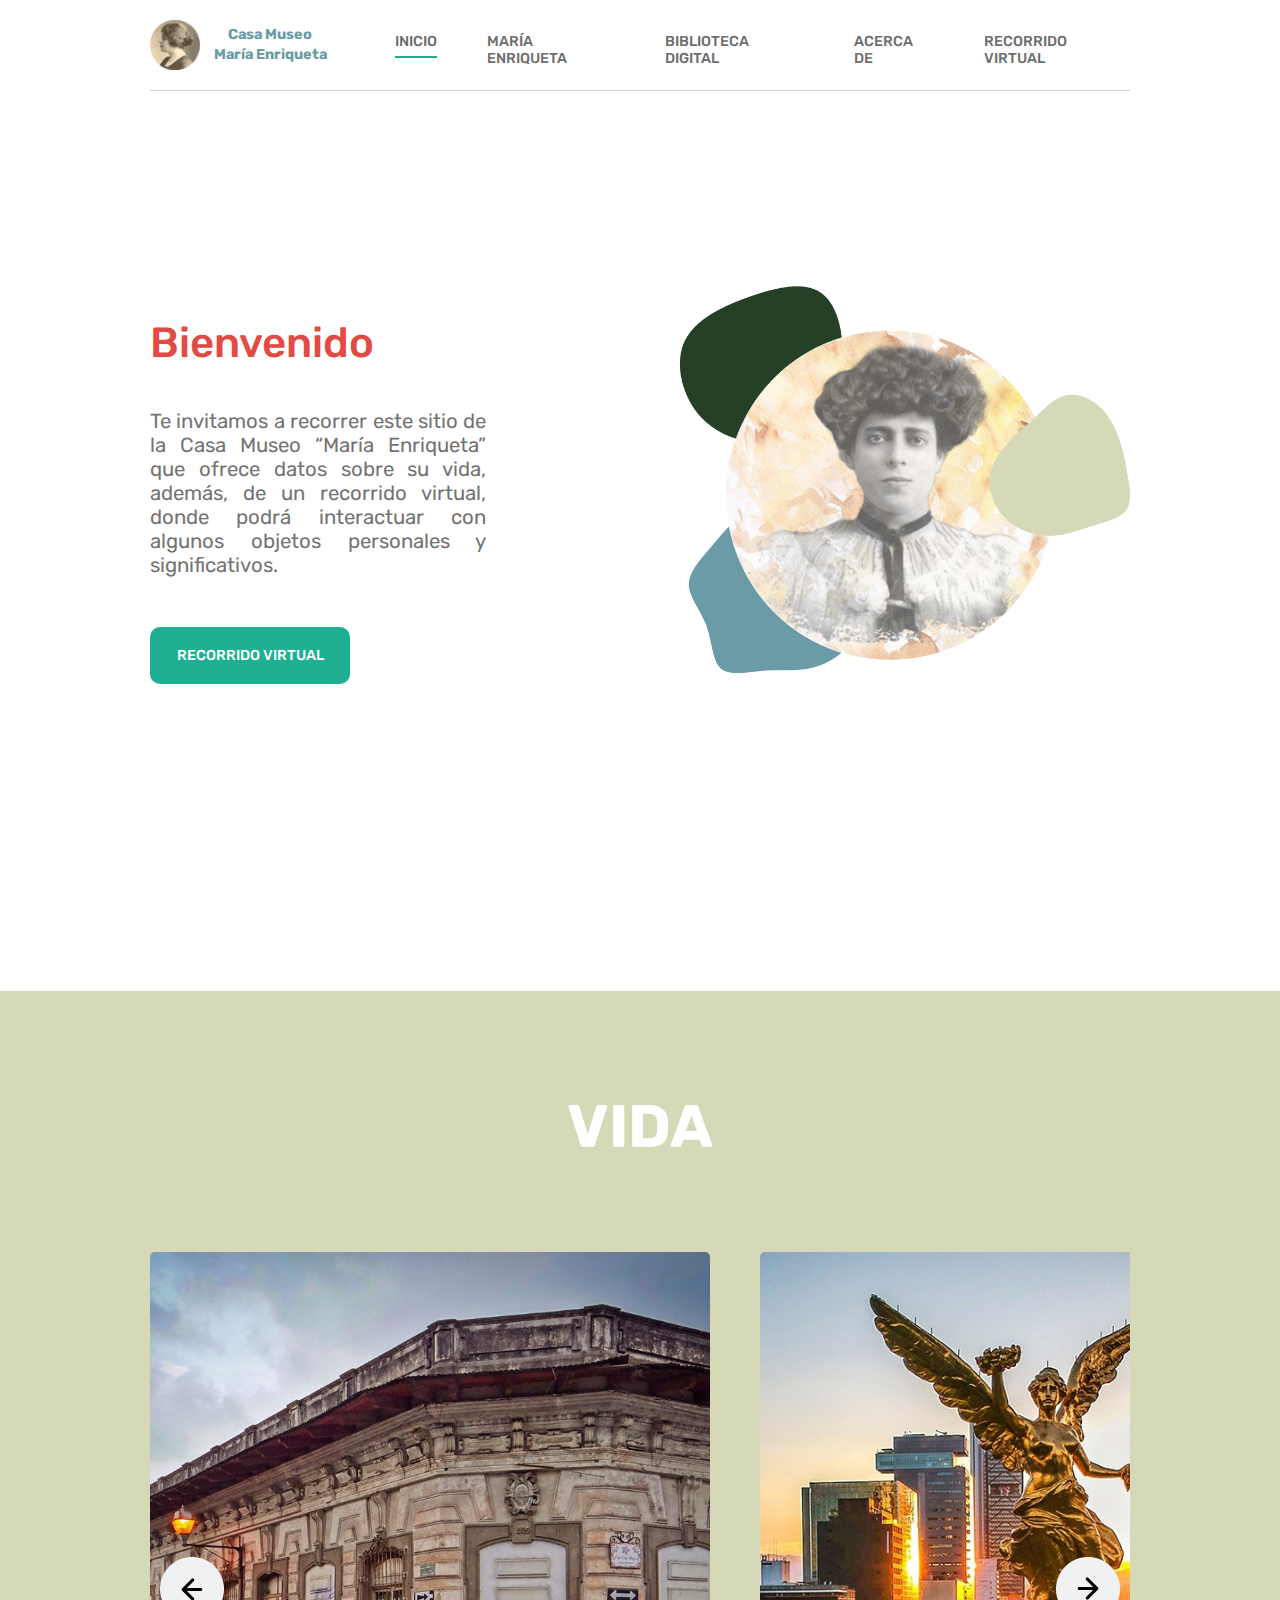
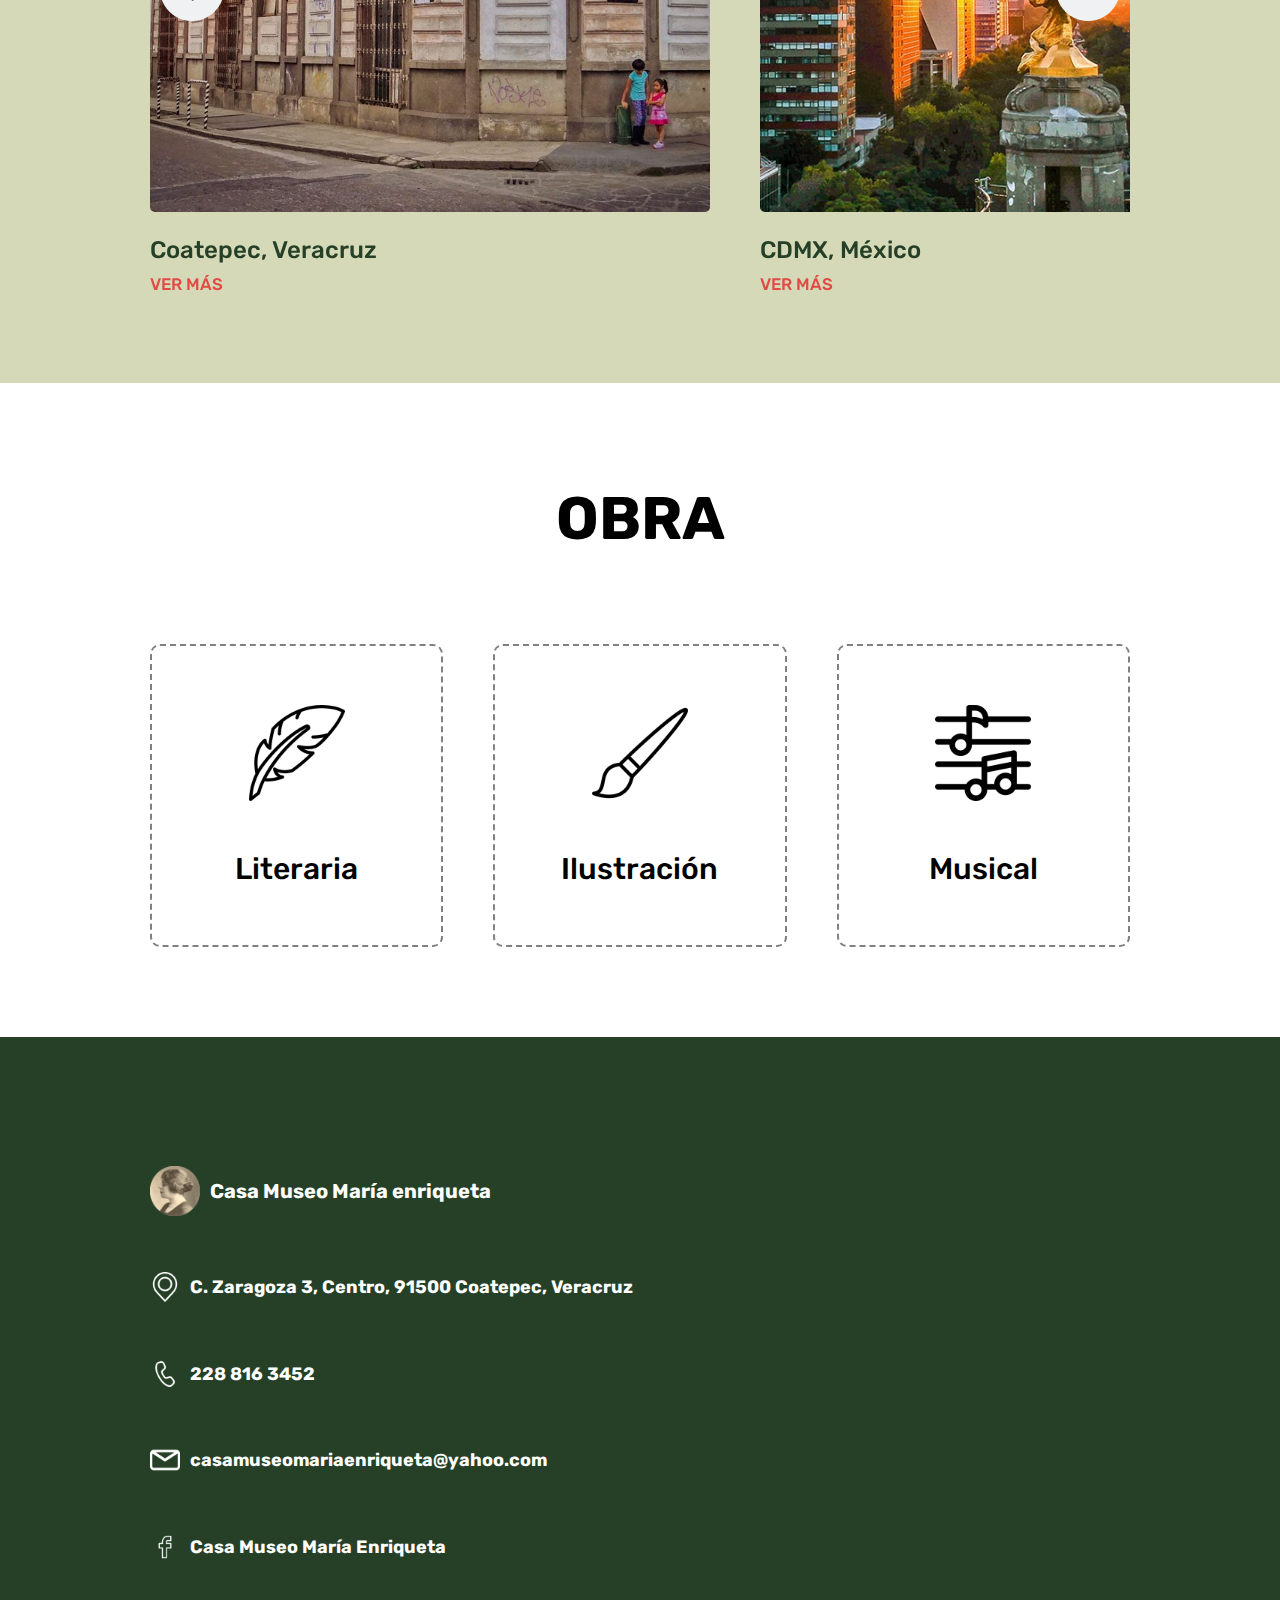
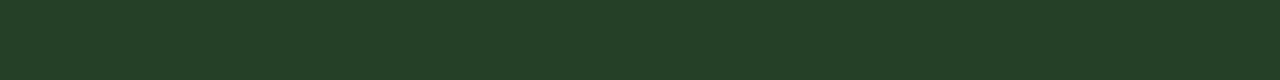
<file: index.html>
<!DOCTYPE html>
<html lang="en">
<head>
    <meta charset="UTF-8">
    <meta http-equiv="X-UA-Compatible" content="IE=edge">
    <meta name="viewport" content="width=device-width, initial-scale=1.0">
    <title>María Enriqueta</title>
    <link rel="preconnect" href="https://fonts.googleapis.com">
    <link rel="preconnect" href="https://fonts.gstatic.com" crossorigin>
    <link href="https://fonts.googleapis.com/css2?family=Rubik:wght@400;500;700&display=swap" rel="stylesheet">
    <link rel="stylesheet" href="https://use.fontawesome.com/releases/v5.8.1/css/all.css" integrity="sha384-50oBUHEmvpQ+1lW4y57PTFmhCaXp0ML5d60M1M7uH2+nqUivzIebhndOJK28anvf" crossorigin="anonymous">
    
    <link rel="stylesheet" type="text/css" href="./styles/lightslider.css">
    <script type="text/javascript" src="scripts/Jquery.js"></script>
    <script type="text/javascript" src="scripts/lightslider.js"></script>
    <link rel="stylesheet" href="styles/index.css"> 
    <link rel="stylesheet" href="./styles/menu.css">
    
</head>
<body>
    <header>
        <div class="header">
            <div id="header-logo">
                <img src="./images/logo.png" alt="">
                <p>Casa Museo María Enriqueta</p>
            </div>
            <i class="fas fa-bars" id="openMenu" onclick="openMenu()"></i>
            <div id="header-menu">
                <a href="./index.html" class="actived">INICIO</a>
                <a href="#">MARÍA ENRIQUETA</a>
                <a href="#">BIBLIOTECA DIGITAL</a>
                <a href="#">ACERCA DE</a>
                <a href="./recorrido/recorrido.html">RECORRIDO VIRTUAL</a>
            </div>
        </div>
    </header>

    <div class="menu-mobile">
        <i onclick="closeMenu()" class="fas fa-times" id="closeMenu"></i>
        <div class="menu-mobile-content">
            
            <a href="./index.html" class="actived">INICIO</a>
            <a href="#">MARÍA ENRIQUETA</a>
            <a href="#">BIBLIOTECA DIGITAL</a>
            <a href="#">ACERCA DE</a>
            <a href="./recorrido/recorrido.html">RECORRIDO VIRTUAL</a>
        </div>
    </div>

    
    <main>
        <section id="welcome">
            <div class="welcome-content section-content">
                <div id="welcome-info">
                    <h1>Bienvenido</h1>
                    <p>Te invitamos a recorrer este sitio de la Casa Museo “María Enriqueta” que ofrece datos sobre su vida, además, de un recorrido virtual, donde podrá interactuar con algunos objetos personales y significativos.</p>
                    <div class="buttons"><a href="#">RECORRIDO VIRTUAL</a></div>
                </div>
                <img id="welcome-image" src="./images/principal.png" alt="">
            </div>
        </section>

        <section id="life">
            <p class="title">VIDA</p>
            <div class="life-content section-content">
                <div id="carrousel">
                    <ul id="autoWidth" class="cs-hidden">
                        <li class="item-a">
                            <div class="item-carrousel">
                                <a href="./vida/coatepec.html"><img class="image_carrousel" src="./images/coatepec.jpg" alt=""></a>
                                <p class="text-carrousel">Coatepec, Veracruz</p>
                                <a class="info-carrousel" href="./vida/coatepec.html">VER MÁS<i class="fas fa-arrow-right fa-sm"></i></a>
                            </div>
                        </li>
                        <li class="item-b">
                            <div class="item-carrousel">
                                <a href="./vida/cdmx.html"><img class="image_carrousel" src="./images/cdmx.jpeg" alt=""></a>
                                <p class="text-carrousel">CDMX, México</p>
                                <a class="info-carrousel" href="./vida/cdmx.html">VER MÁS<i class="fas fa-arrow-right fa-sm"></i></a>
                            </div>
                        </li>
                        <li class="item-c">
                            <div class="item-carrousel">
                                <a href="./vida/habana.html"><img class="image_carrousel" src="./images/habana.jpg" alt=""></a>
                                <p class="text-carrousel">La Habana, Cuba</p>
                                <a class="info-carrousel" href="./vida/habana.html">VER MÁS<i class="fas fa-arrow-right fa-sm"></i></a>
                            </div>
                        </li>
                        <li class="item-d">
                            <div class="item-carrousel">
                                <a href="./vida/washinton.html"><img class="image_carrousel" src="./images/washington.jpg" alt=""></a>
                                <p class="text-carrousel">Washington, EUA</p>
                                <a class="info-carrousel" href="./vida/washinton.html">VER MÁS<i class="fas fa-arrow-right fa-sm"></i></a>
                            </div>
                        </li>
                        <li class="item-e">
                            <div class="item-carrousel">
                                <a href="./vida/laredo.html"><img class="image_carrousel" src="./images/nuevoLaredo.jpeg" alt=""></a>
                                <p class="text-carrousel">Nuevo Laredo, Tamaulipas</p>
                                <a class="info-carrousel" href="./vida/laredo.html">VER MÁS<i class="fas fa-arrow-right fa-sm"></i></a>
                            </div>
                        </li>
                        <li class="item-e">
                            <div class="item-carrousel">
                                <a href="./vida/europa.html"><img class="image_carrousel" src="./images/europa.jpg" alt=""></a>
                                <p class="text-carrousel">Europa</p>
                                <a class="info-carrousel" href="./vida/europa.html">VER MÁS<i class="fas fa-arrow-right fa-sm"></i></a>
                            </div>
                        </li>
                      </ul>
                </div>
            </div>
        </section>

        <section id="work">
            <p class="title" id="title-work">OBRA</p>

            <div class="work-content section-content">
                <a href="./obra/literaria.html">
                    <div id="work-literaria" class="work-item">
                        <img src="./images/feather.png" alt="">
                        <p>Literaria</p>
                    </div>
                </a>

                <a href="./obra/ilustracion.html">
                    <div id="work-ilustracion" class="work-item">
                        <img src="./images/paint-brush.png" alt="">
                        <p>Ilustración</p>
                    </div>
                </a>

                <a href="./obra/musical.html">
                    <div id="work-musical" class="work-item">
                        <img src="./images/music-notes.png" alt="">
                        <p>Musical</p>
                    </div>
                </a>

            </div>
        </section>

    </main>
    <footer>
        
        <div class="section-content footer">

            <div class="footer-info">
                <div class="logo-footer">
                    <img src="./images/logo.png" alt="">
                    <p>Casa Museo María enriqueta</p>
                </div>
                <div class="data-footer">
                    <img src="./images/location.png" alt="">
                    <p>C. Zaragoza 3, Centro, 91500 Coatepec, Veracruz</p>
                </div>
                <div class="data-footer">
                    <img src="./images/phone.png" alt="">
                    <p>228 816 3452</p>
                </div>
                <div class="data-footer">
                    <img src="./images/email.png" alt="">
                    <p>casamuseomariaenriqueta@yahoo.com</p>
                </div>
                <div class="data-footer">
                    <img src="./images/facebook.png" alt="">
                    <p>Casa Museo María Enriqueta</p>
                </div>
            </div>

            <div>
                <iframe id="map" src="https://www.google.com/maps/embed?pb=!1m18!1m12!1m3!1d3762.046812819457!2d-96.95744898509298!3d19.453548386872423!2m3!1f0!2f0!3f0!3m2!1i1024!2i768!4f13.1!3m3!1m2!1s0x85db2d1635e4b16b%3A0x55cbf49715a3c259!2sCasa%20Museo%20Mar%C3%ADa%20Enriqueta!5e0!3m2!1ses-419!2smx!4v1672522520712!5m2!1ses-419!2smx" width="100%" height="450" style="border:0;" allowfullscreen="" loading="lazy" referrerpolicy="no-referrer-when-downgrade"></iframe>
            </div>

        </div>

        

    </footer>

    <script type="text/javascript" src="./scripts/index.js"></script>
</body>
</html>
</file>
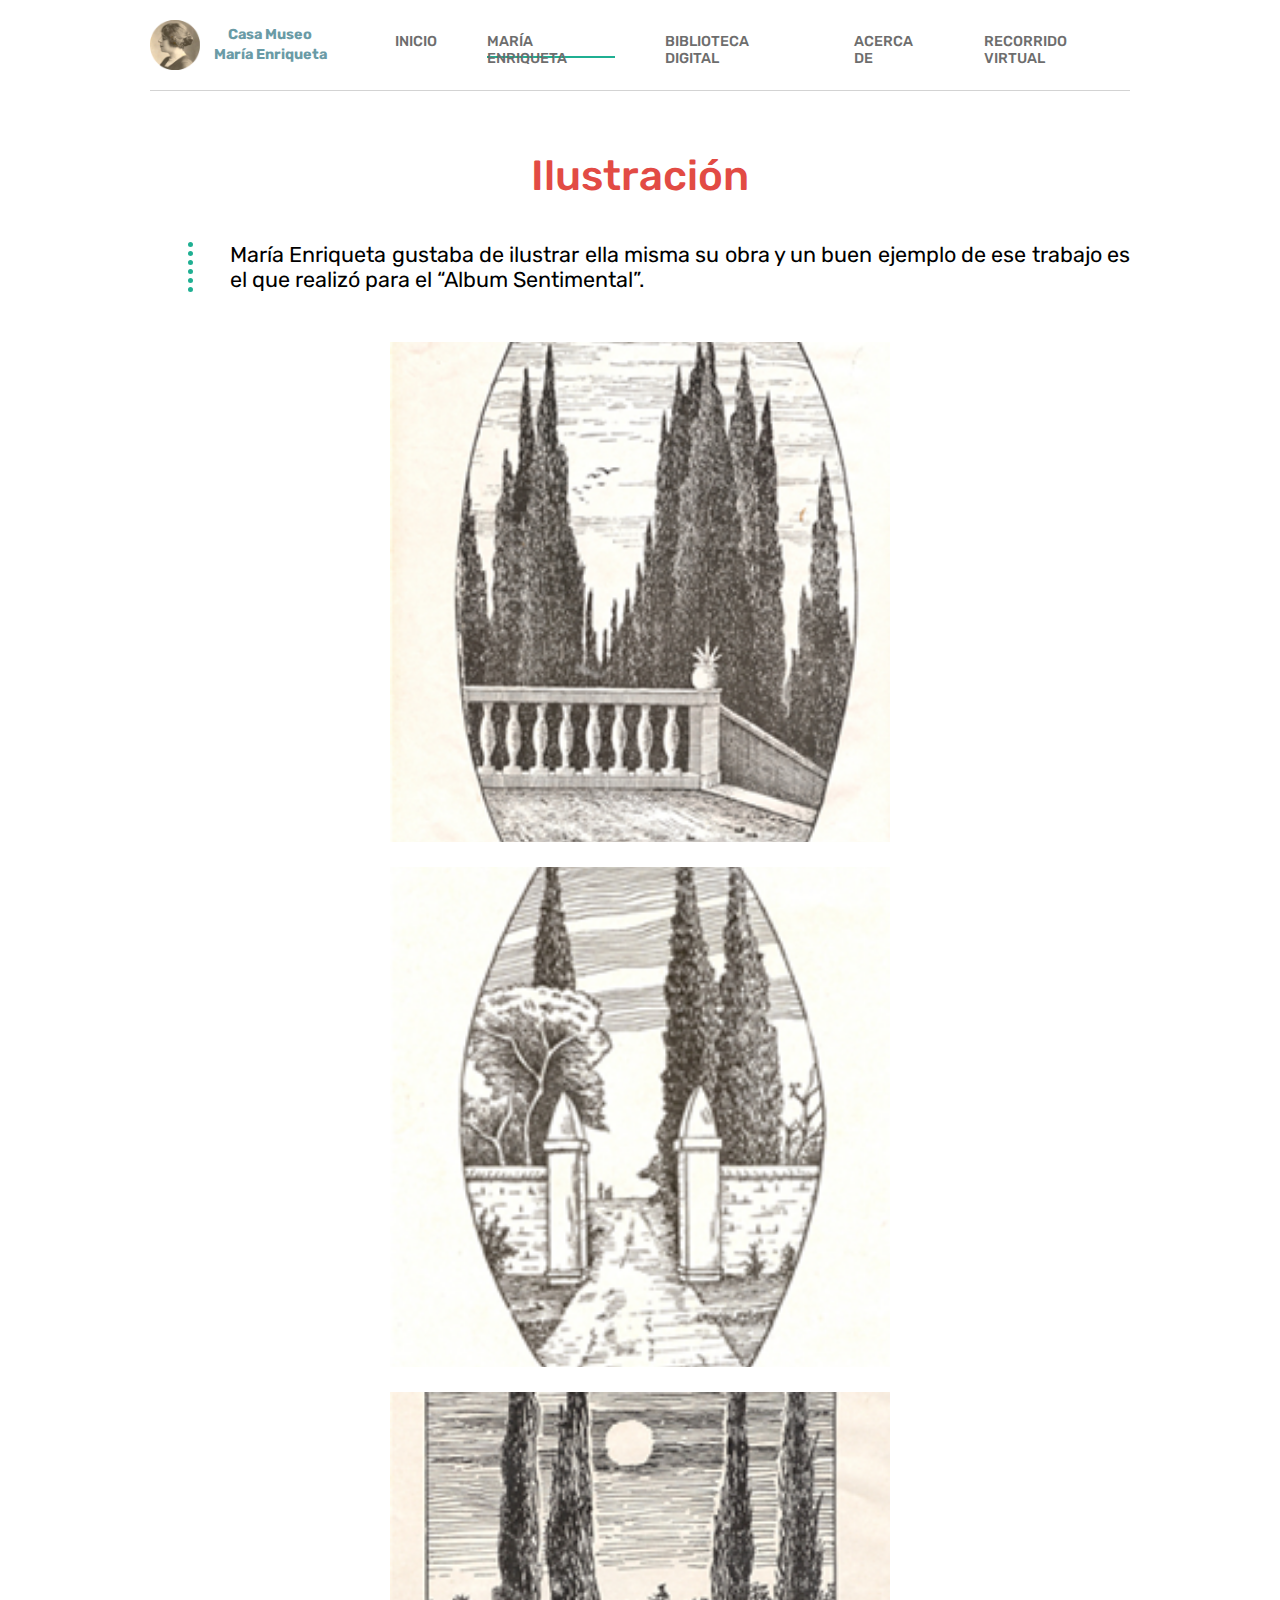
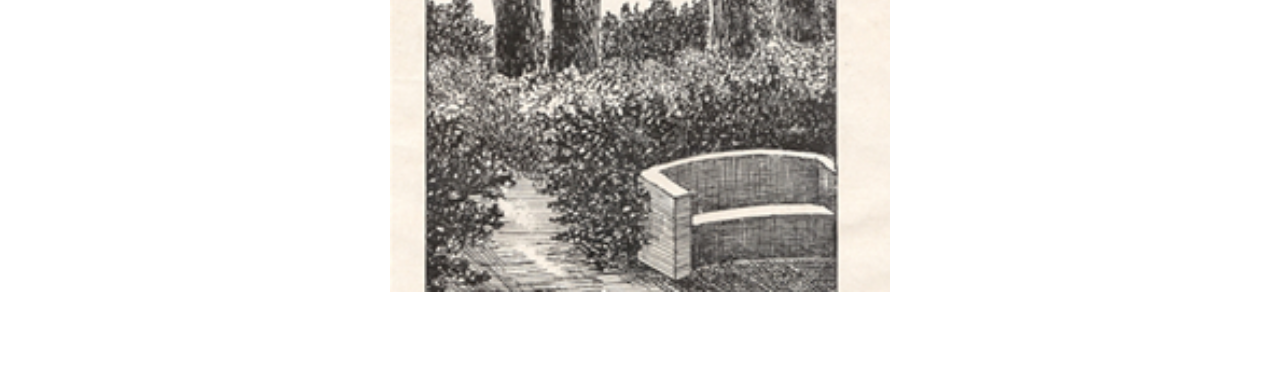
<file: obra/ilustracion.html>
<!DOCTYPE html>
<html lang="en">
<head>
    <meta charset="UTF-8">
    <meta http-equiv="X-UA-Compatible" content="IE=edge">
    <meta name="viewport" content="width=device-width, initial-scale=1.0">
    <title>Obra - Ilustración</title>
    <link rel="preconnect" href="https://fonts.googleapis.com">
    <link rel="preconnect" href="https://fonts.gstatic.com" crossorigin>
    <link href="https://fonts.googleapis.com/css2?family=Rubik:wght@400;500;700&display=swap" rel="stylesheet">
    <link rel="stylesheet" href="https://use.fontawesome.com/releases/v5.8.1/css/all.css" integrity="sha384-50oBUHEmvpQ+1lW4y57PTFmhCaXp0ML5d60M1M7uH2+nqUivzIebhndOJK28anvf" crossorigin="anonymous">
    <link rel="stylesheet" href="../styles/menu.css">
    <link rel="stylesheet" href="../styles/lugares.css">
</head>
<body>

    <header>
        <div class="header">
            <div id="header-logo">
                <img src="../images/logo.png" alt="">
                <p>Casa Museo María Enriqueta</p>
            </div>
            <i class="fas fa-bars" id="openMenu" onclick="openMenu()"></i>
            <div id="header-menu">
                <a href="../index.html">INICIO</a>
                <a href="#" class="actived">MARÍA ENRIQUETA</a>
                <a href="#">BIBLIOTECA DIGITAL</a>
                <a href="#">ACERCA DE</a>
                <a href="#">RECORRIDO VIRTUAL</a>
            </div>
        </div>
    </header>

    <div class="menu-mobile">
        <i onclick="closeMenu()" class="fas fa-times" id="closeMenu"></i>
        <div class="menu-mobile-content">
            
            <a href="../index.html">INICIO</a>
            <a href="#" class="actived">MARÍA ENRIQUETA</a>
            <a href="#">BIBLIOTECA DIGITAL</a>
            <a href="#">ACERCA DE</a>
            <a href="#">RECORRIDO VIRTUAL</a>
        </div>
    </div>
    <script type="text/javascript" src="../scripts/index.js"></script>

    <main>
        <section>
            <h1>Ilustración</h1>
            <div class="info">
                <h2></h2>
                
                <div class="timeline">
                    <div class="line"></div>
                    <div>
                        <p>
                            María Enriqueta gustaba de ilustrar ella misma su obra y un buen ejemplo de ese trabajo es el que realizó para el “Album Sentimental”.
                        </p>
                    </div>
                </div>
                
            </div>

            <div class="galeria">
                <img src="../images/ilustracion1.jpeg" alt="">
                <img src="../images/ilustracion2.jpeg" alt="">
                <img src="../images/ilustracion3.jpeg" alt="">

            </div>
        </section>
    </main>

</body>
</html>
</file>
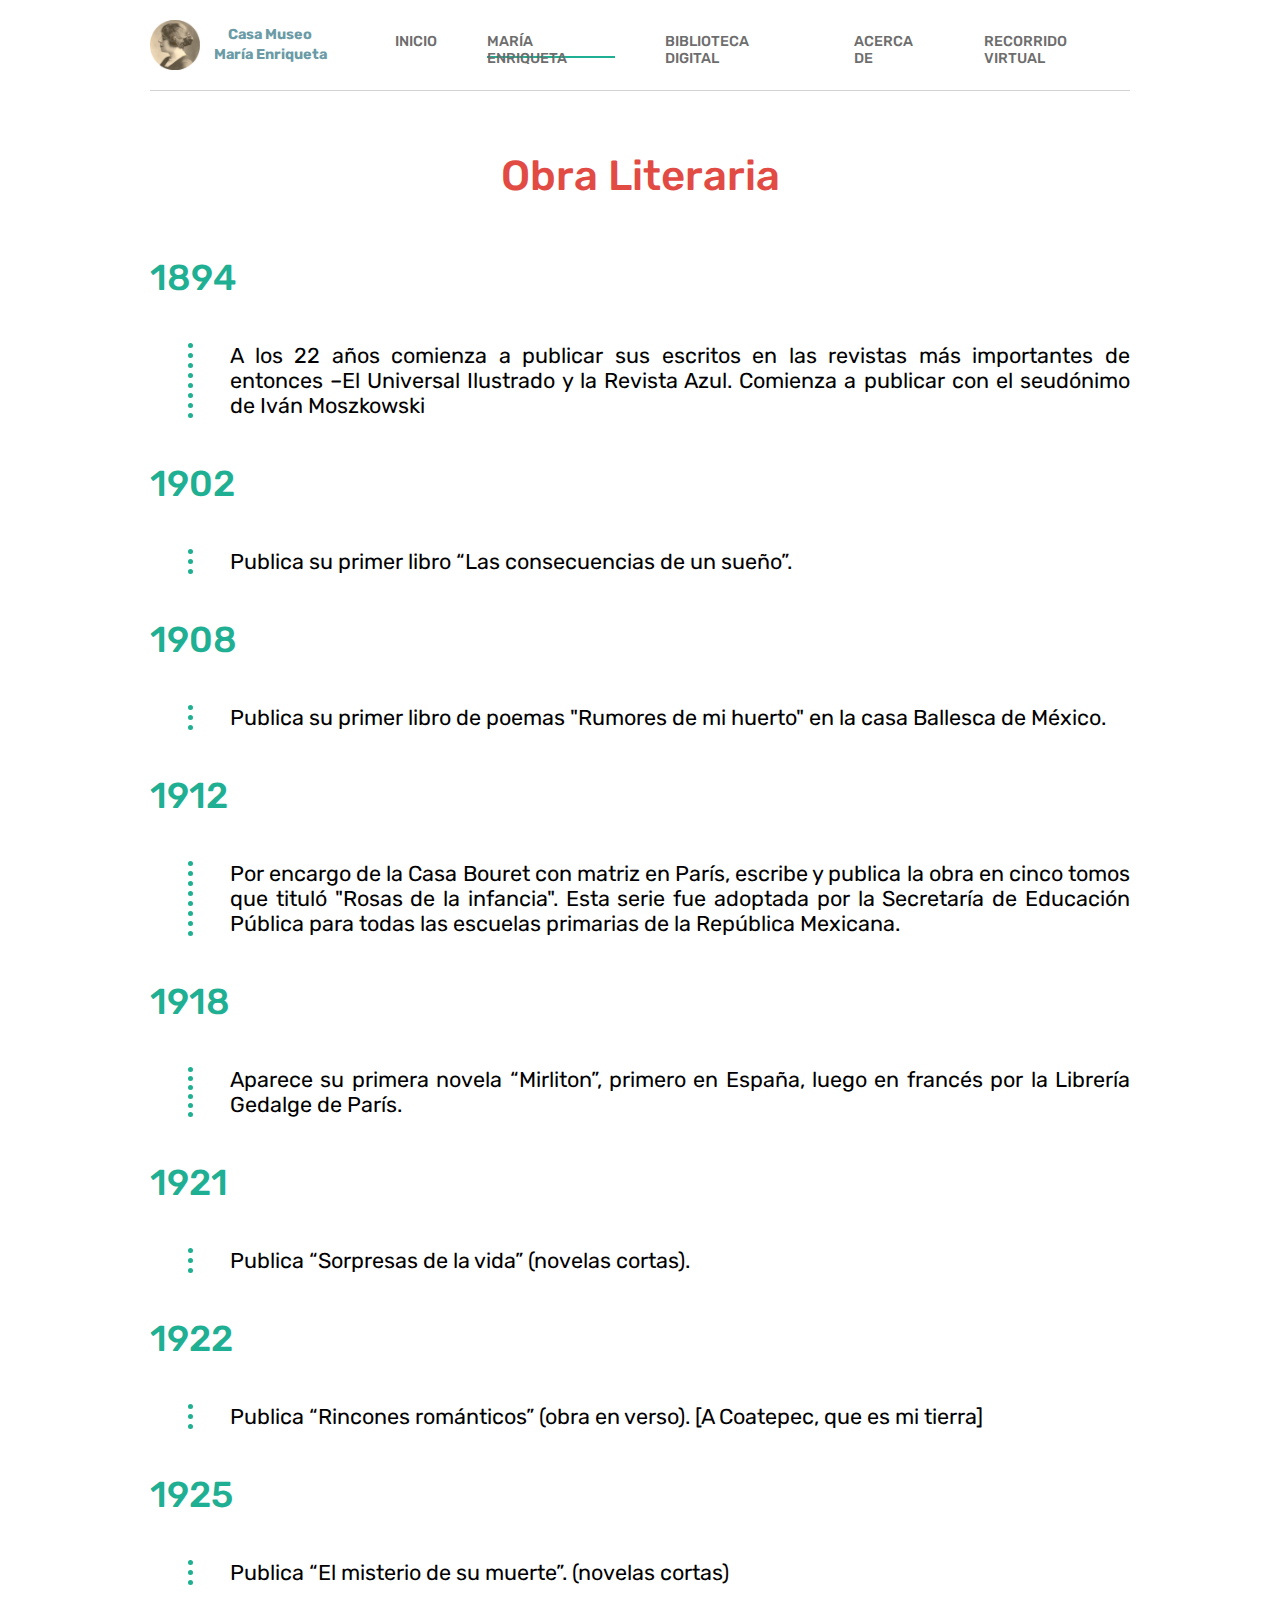
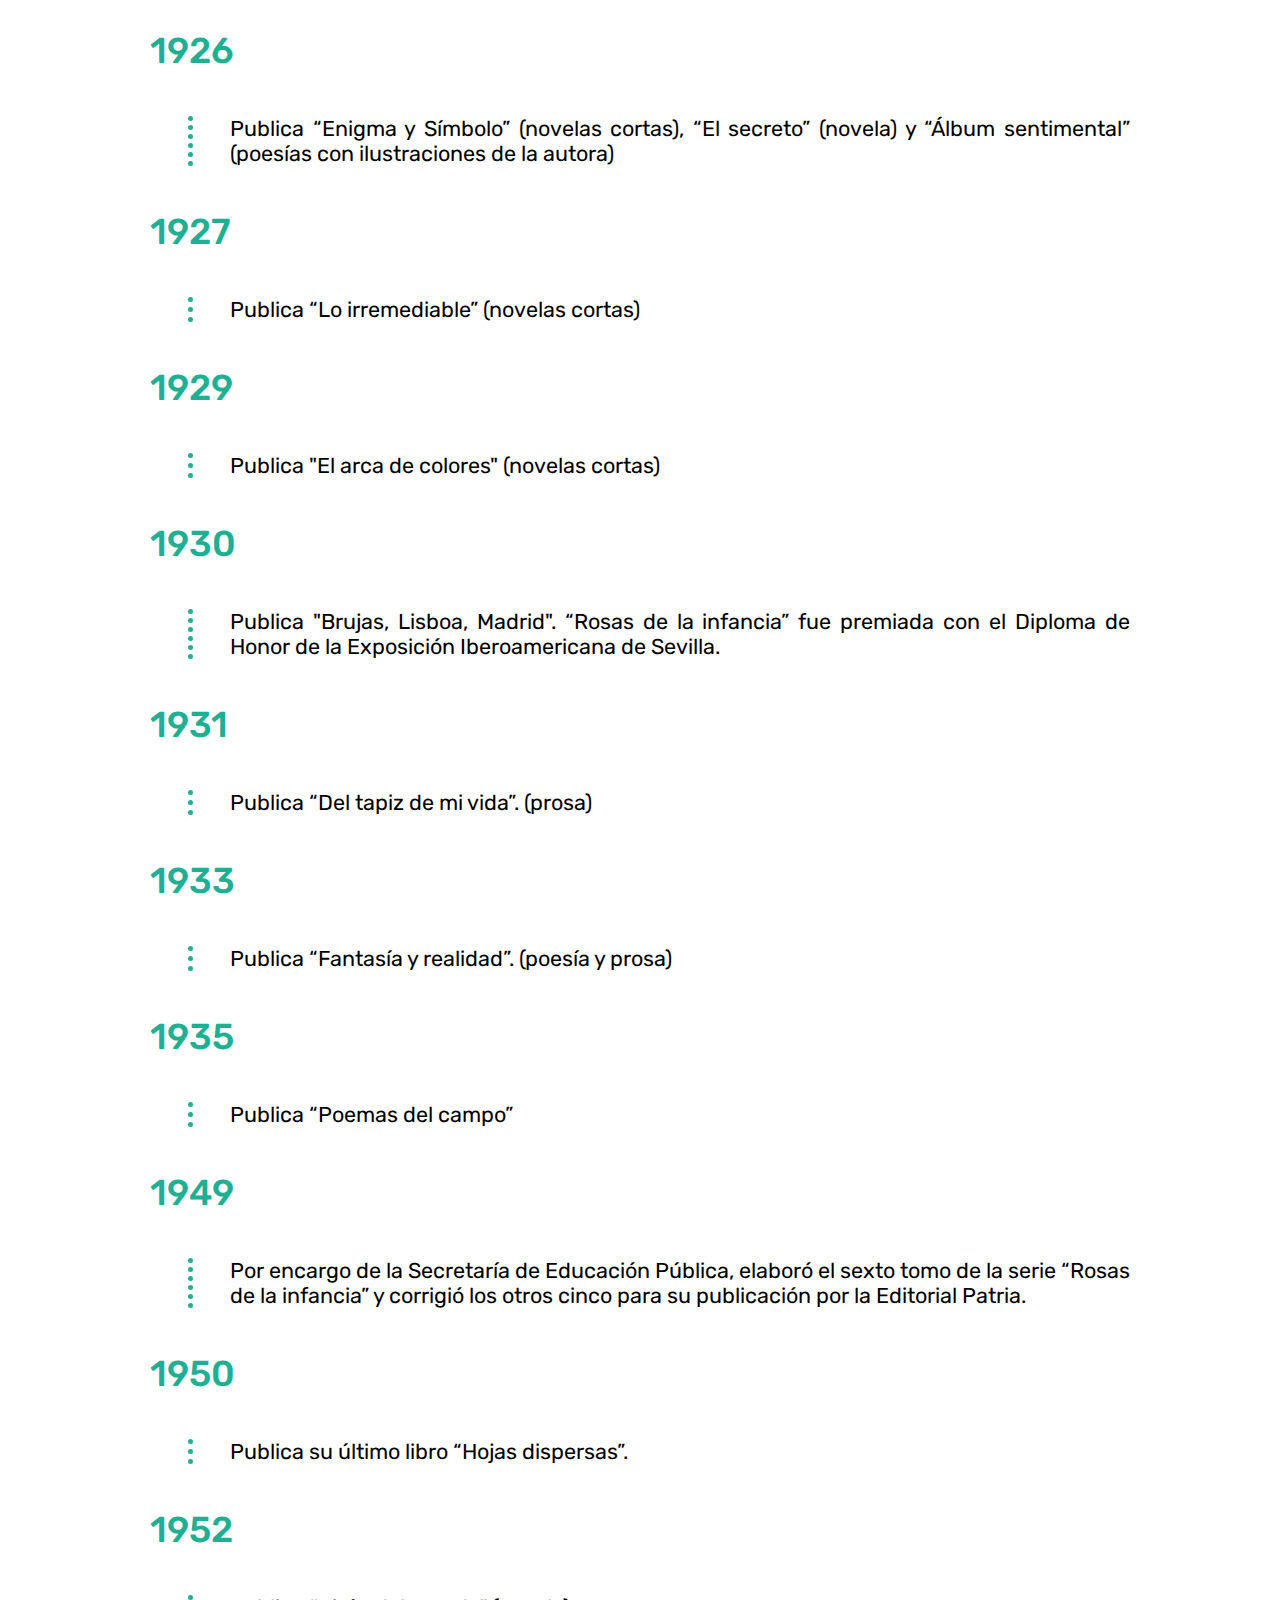
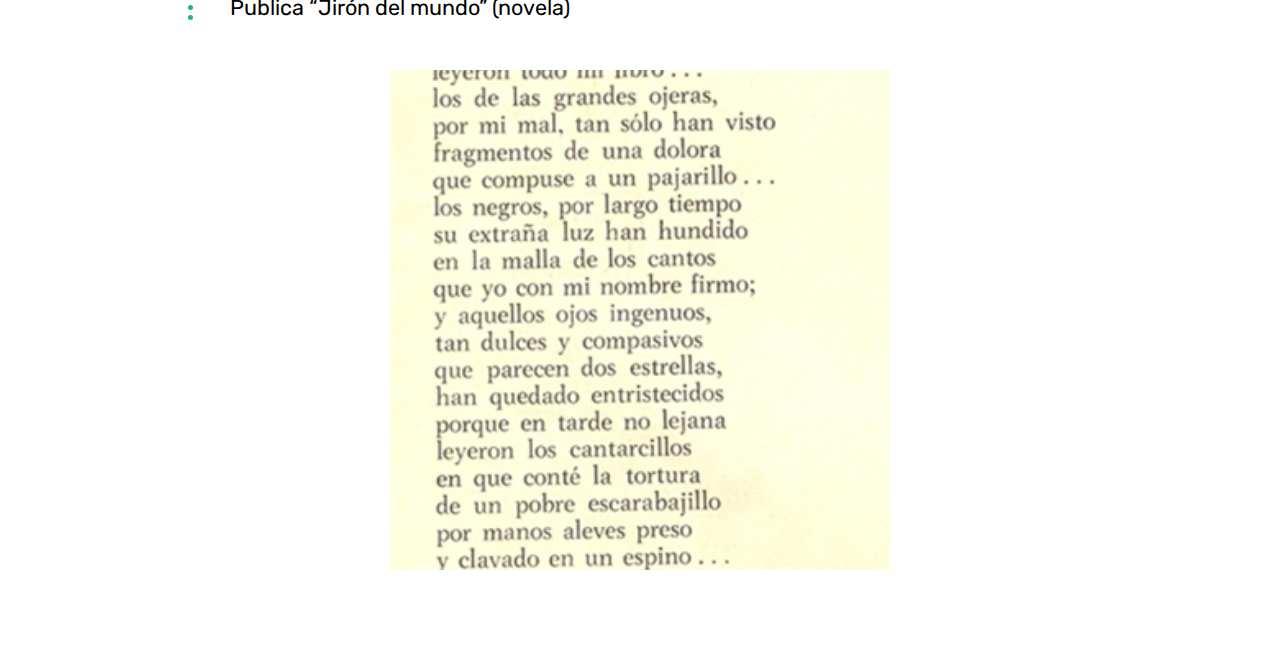
<file: obra/literaria.html>
<!DOCTYPE html>
<html lang="en">
<head>
    <meta charset="UTF-8">
    <meta http-equiv="X-UA-Compatible" content="IE=edge">
    <meta name="viewport" content="width=device-width, initial-scale=1.0">
    <title>Obra - Literaria</title>
    <link rel="preconnect" href="https://fonts.googleapis.com">
    <link rel="preconnect" href="https://fonts.gstatic.com" crossorigin>
    <link href="https://fonts.googleapis.com/css2?family=Rubik:wght@400;500;700&display=swap" rel="stylesheet">
    <link rel="stylesheet" href="https://use.fontawesome.com/releases/v5.8.1/css/all.css" integrity="sha384-50oBUHEmvpQ+1lW4y57PTFmhCaXp0ML5d60M1M7uH2+nqUivzIebhndOJK28anvf" crossorigin="anonymous">
    <link rel="stylesheet" href="../styles/menu.css">
    <link rel="stylesheet" href="../styles/lugares.css">
</head>
<body>

    <header>
        <div class="header">
            <div id="header-logo">
                <img src="../images/logo.png" alt="">
                <p>Casa Museo María Enriqueta</p>
            </div>
            <i class="fas fa-bars" id="openMenu" onclick="openMenu()"></i>
            <div id="header-menu">
                <a href="../index.html">INICIO</a>
                <a href="#" class="actived">MARÍA ENRIQUETA</a>
                <a href="#">BIBLIOTECA DIGITAL</a>
                <a href="#">ACERCA DE</a>
                <a href="#">RECORRIDO VIRTUAL</a>
            </div>
        </div>
    </header>

    <div class="menu-mobile">
        <i onclick="closeMenu()" class="fas fa-times" id="closeMenu"></i>
        <div class="menu-mobile-content">
            
            <a href="../index.html">INICIO</a>
            <a href="#" class="actived">MARÍA ENRIQUETA</a>
            <a href="#">BIBLIOTECA DIGITAL</a>
            <a href="#">ACERCA DE</a>
            <a href="#">RECORRIDO VIRTUAL</a>
        </div>
    </div>
    <script type="text/javascript" src="../scripts/index.js"></script>

    <main>
        <section>
            <h1>Obra Literaria</h1>
            <div class="info">

                <h2>1894</h2>
                <div class="timeline">
                    <div class="line"></div>
                    <div>
                        <p>
                            A los 22 años comienza a publicar sus escritos en las revistas más importantes de entonces –El Universal Ilustrado y la Revista Azul. Comienza a publicar con el seudónimo de Iván Moszkowski
                        </p>
                    </div>
                </div>

                <h2>1902</h2>
                <div class="timeline">
                    <div class="line"></div>
                    <div>
                        <p>
                            Publica su primer libro “Las consecuencias de un sueño”.
                        </p>
                    </div>
                </div>

                <h2>1908</h2>
                <div class="timeline">
                    <div class="line"></div>
                    <div>
                        <p>
                            Publica su primer libro de poemas "Rumores de mi huerto" en la casa Ballesca de México.
                        </p>
                    </div>
                </div>

                <h2>1912</h2>
                <div class="timeline">
                    <div class="line"></div>
                    <div>
                        <p>
                            Por encargo de la Casa Bouret con matriz en París, escribe y publica la obra en cinco tomos que tituló "Rosas de la infancia". Esta serie fue adoptada por la Secretaría de Educación Pública para todas las escuelas primarias de la República Mexicana.
                        </p>
                    </div>
                </div>

                <h2>1918</h2>
                <div class="timeline">
                    <div class="line"></div>
                    <div>
                        <p>
                            Aparece su primera novela “Mirliton”, primero en España, luego en francés por la Librería Gedalge de París.
                        </p>
                    </div>
                </div>

                <h2>1921</h2>
                <div class="timeline">
                    <div class="line"></div>
                    <div>
                        <p>
                            Publica “Sorpresas de la vida” (novelas cortas).
                        </p>
                    </div>
                </div>

                <h2>1922</h2>
                <div class="timeline">
                    <div class="line"></div>
                    <div>
                        <p>
                            Publica “Rincones románticos” (obra en verso). [A Coatepec, que es mi tierra]
                        </p>
                    </div>
                </div>

                <h2>1925</h2>
                <div class="timeline">
                    <div class="line"></div>
                    <div>
                        <p>
                            Publica “El misterio de su muerte”. (novelas cortas)
                        </p>
                    </div>
                </div>

                <h2>1926</h2>
                <div class="timeline">
                    <div class="line"></div>
                    <div>
                        <p>
                            Publica “Enigma y Símbolo” (novelas cortas), “El secreto” (novela) y “Álbum sentimental” (poesías con ilustraciones de la autora)
                        </p>
                    </div>
                </div>

                <h2>1927</h2>
                <div class="timeline">
                    <div class="line"></div>
                    <div>
                        <p>
                            Publica “Lo irremediable” (novelas cortas)
                        </p>
                    </div>
                </div>

                <h2>1929</h2>
                <div class="timeline">
                    <div class="line"></div>
                    <div>
                        <p>
                            Publica "El arca de colores" (novelas cortas)
                        </p>
                    </div>
                </div>

                <h2>1930</h2>
                <div class="timeline">
                    <div class="line"></div>
                    <div>
                        <p>
                            Publica "Brujas, Lisboa, Madrid". “Rosas de la infancia” fue premiada con el Diploma de Honor de la Exposición Iberoamericana de Sevilla.
                        </p>
                    </div>
                </div>

                <h2>1931</h2>
                <div class="timeline">
                    <div class="line"></div>
                    <div>
                        <p>
                            Publica “Del tapiz de mi vida”. (prosa)
                        </p>
                    </div>
                </div>

                <h2>1933</h2>
                <div class="timeline">
                    <div class="line"></div>
                    <div>
                        <p>
                            Publica “Fantasía y realidad”. (poesía y prosa)
                        </p>
                    </div>
                </div>

                <h2>1935</h2>
                <div class="timeline">
                    <div class="line"></div>
                    <div>
                        <p>
                            Publica “Poemas del campo”
                        </p>
                    </div>
                </div>

                <h2>1949</h2>
                <div class="timeline">
                    <div class="line"></div>
                    <div>
                        <p>
                            Por encargo de la Secretaría de Educación Pública, elaboró el sexto tomo de la serie “Rosas de la infancia” y corrigió los otros cinco para su publicación por la Editorial Patria.
                        </p>
                    </div>
                </div>

                <h2>1950</h2>
                <div class="timeline">
                    <div class="line"></div>
                    <div>
                        <p>
                            Publica su último libro “Hojas dispersas”.
                        </p>
                    </div>
                </div>

                <h2>1952</h2>
                <div class="timeline">
                    <div class="line"></div>
                    <div>
                        <p>
                            Publica “Jirón del mundo” (novela)
                        </p>
                    </div>
                </div>
                
            </div>

            <div class="galeria">
                <img src="../images/litarearia1.jpeg" alt="">

            </div>
        </section>
    </main>

</body>
</html>
</file>
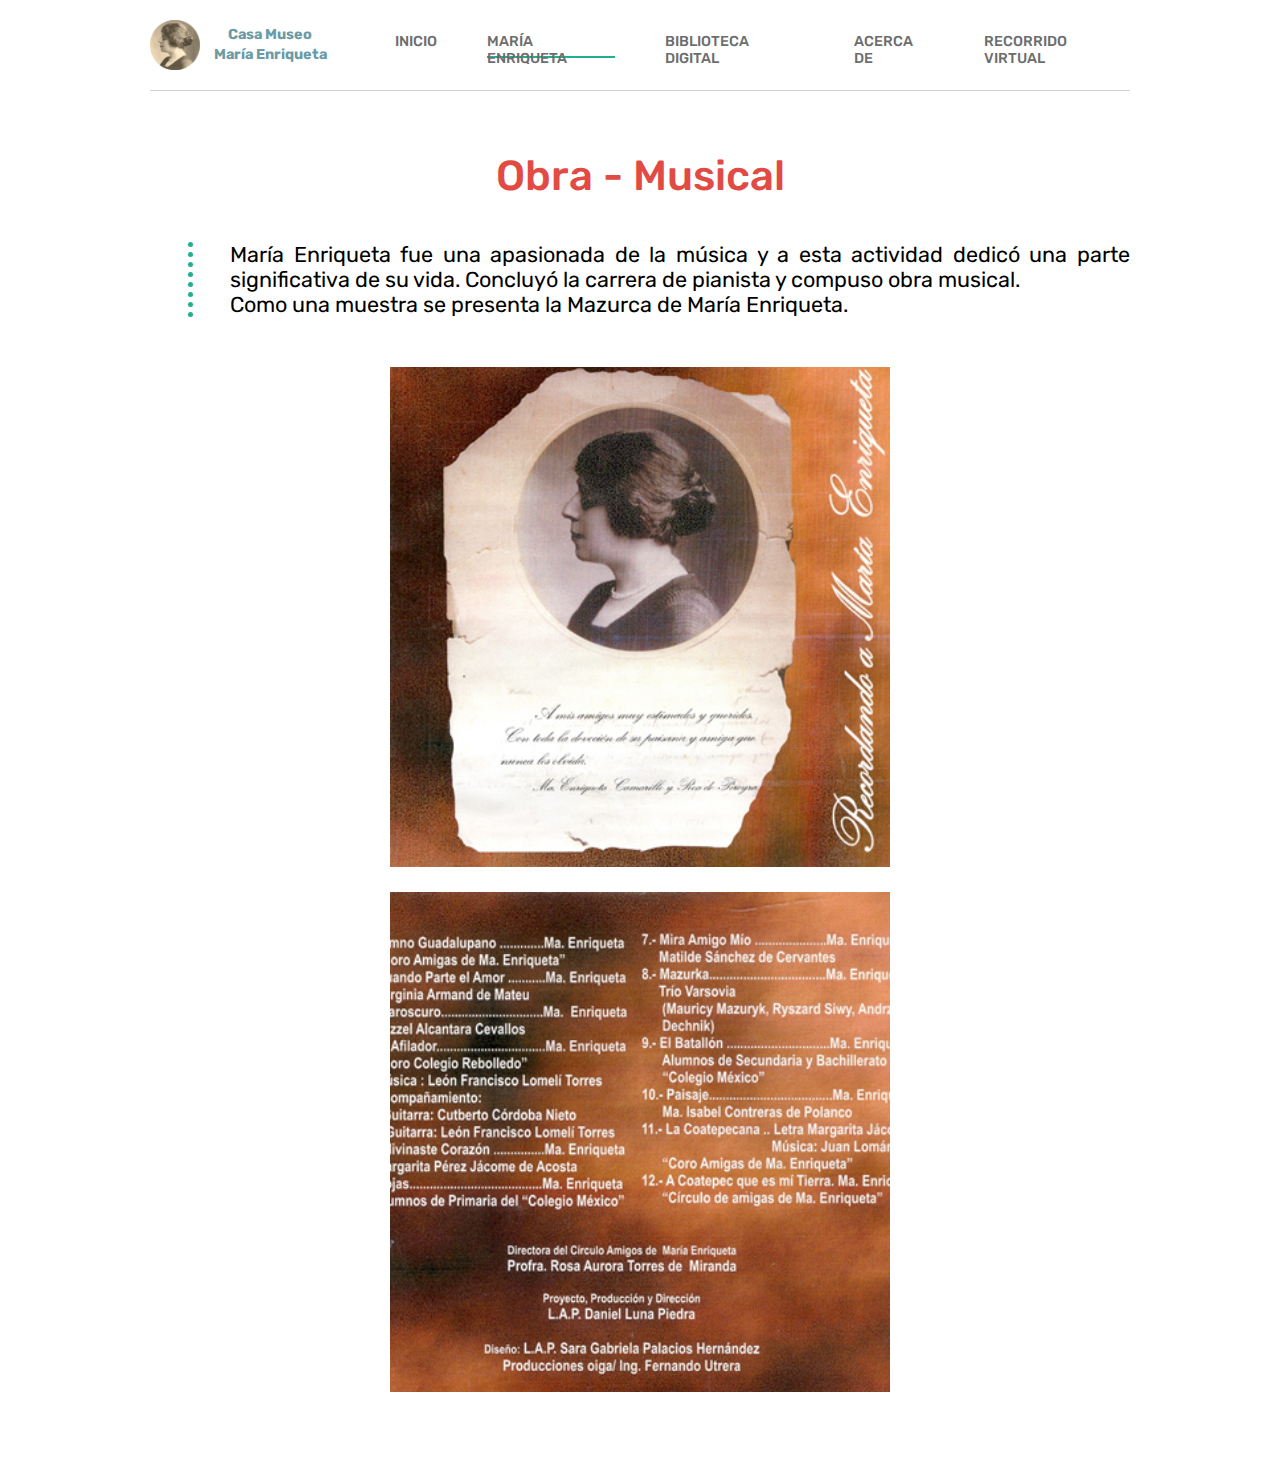
<file: obra/musical.html>
<!DOCTYPE html>
<html lang="en">
<head>
    <meta charset="UTF-8">
    <meta http-equiv="X-UA-Compatible" content="IE=edge">
    <meta name="viewport" content="width=device-width, initial-scale=1.0">
    <title>Obra - Musical</title>
    <link rel="preconnect" href="https://fonts.googleapis.com">
    <link rel="preconnect" href="https://fonts.gstatic.com" crossorigin>
    <link href="https://fonts.googleapis.com/css2?family=Rubik:wght@400;500;700&display=swap" rel="stylesheet">
    <link rel="stylesheet" href="https://use.fontawesome.com/releases/v5.8.1/css/all.css" integrity="sha384-50oBUHEmvpQ+1lW4y57PTFmhCaXp0ML5d60M1M7uH2+nqUivzIebhndOJK28anvf" crossorigin="anonymous">
    <link rel="stylesheet" href="../styles/menu.css">
    <link rel="stylesheet" href="../styles/lugares.css">
</head>
<body>

    <header>
        <div class="header">
            <div id="header-logo">
                <img src="../images/logo.png" alt="">
                <p>Casa Museo María Enriqueta</p>
            </div>
            <i class="fas fa-bars" id="openMenu" onclick="openMenu()"></i>
            <div id="header-menu">
                <a href="../index.html">INICIO</a>
                <a href="#" class="actived">MARÍA ENRIQUETA</a>
                <a href="#">BIBLIOTECA DIGITAL</a>
                <a href="#">ACERCA DE</a>
                <a href="#">RECORRIDO VIRTUAL</a>
            </div>
        </div>
    </header>

    <div class="menu-mobile">
        <i onclick="closeMenu()" class="fas fa-times" id="closeMenu"></i>
        <div class="menu-mobile-content">
            
            <a href="../index.html">INICIO</a>
            <a href="#" class="actived">MARÍA ENRIQUETA</a>
            <a href="#">BIBLIOTECA DIGITAL</a>
            <a href="#">ACERCA DE</a>
            <a href="#">RECORRIDO VIRTUAL</a>
        </div>
    </div>
    <script type="text/javascript" src="../scripts/index.js"></script>

    <main>
        <section>
            <h1>Obra - Musical</h1>
            <div class="info">
                <h2></h2>
                
                <div class="timeline">
                    <div class="line"></div>
                    <div>
                        <p>
                            María Enriqueta fue una apasionada de la música y a esta actividad dedicó una parte significativa de su vida. Concluyó la carrera de pianista y compuso obra musical.
                        </p>
                        <p>
                            Como una muestra se presenta la Mazurca de María Enriqueta.
                        </p>
                    </div>
                </div>
                
            </div>

            <div class="galeria">
                <img src="../images/disco1.jpeg" alt="">
                <img src="../images/disco2.jpeg" alt="">
            </div>
        </section>
    </main>

</body>
</html>
</file>
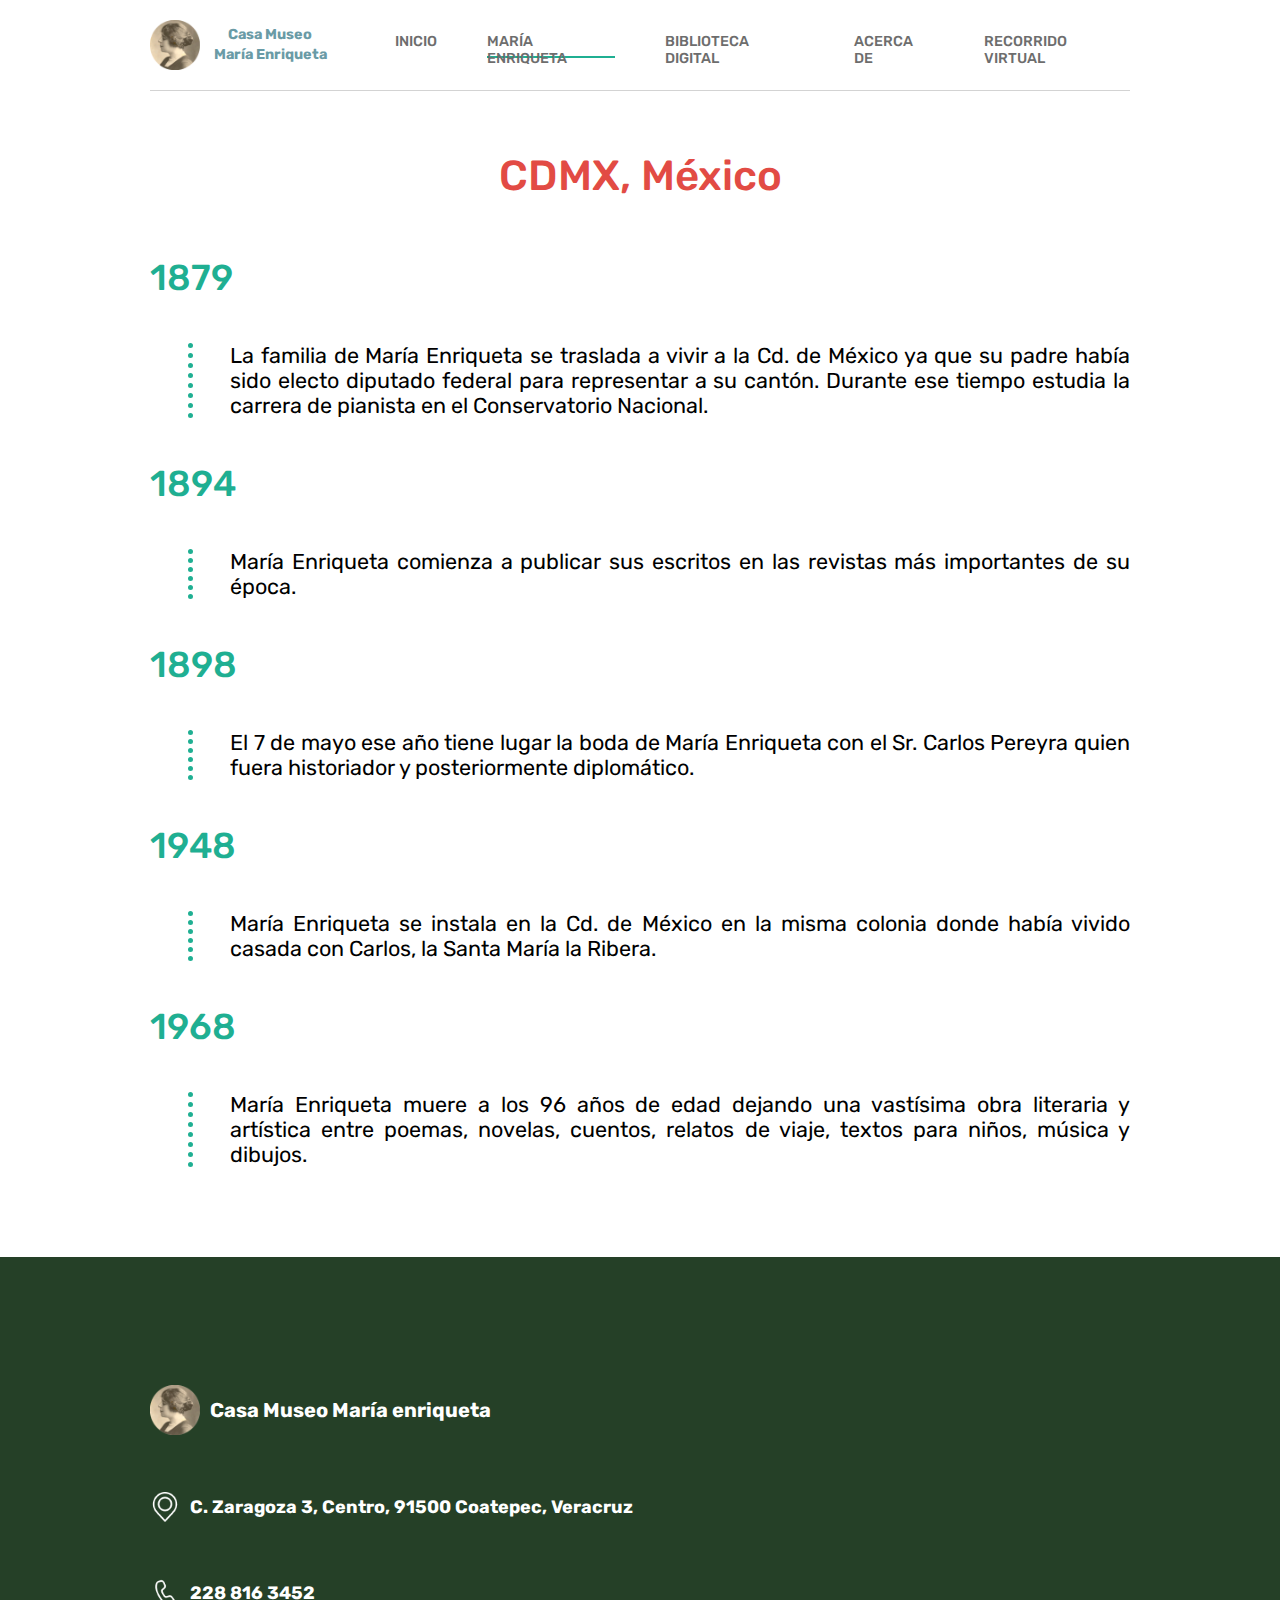
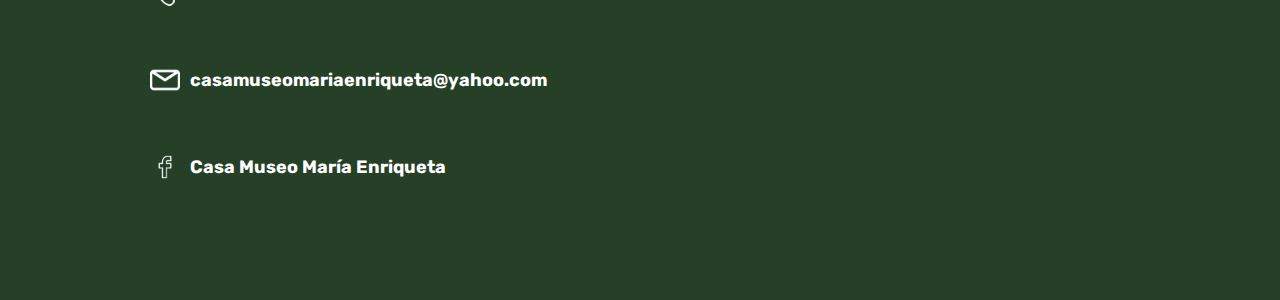
<file: vida/cdmx.html>
<!DOCTYPE html>
<html lang="en">
<head>
    <meta charset="UTF-8">
    <meta http-equiv="X-UA-Compatible" content="IE=edge">
    <meta name="viewport" content="width=device-width, initial-scale=1.0">
    <title>Vida - CDMX</title>
    <link rel="preconnect" href="https://fonts.googleapis.com">
    <link rel="preconnect" href="https://fonts.gstatic.com" crossorigin>
    <link href="https://fonts.googleapis.com/css2?family=Rubik:wght@400;500;700&display=swap" rel="stylesheet">
    <link rel="stylesheet" href="https://use.fontawesome.com/releases/v5.8.1/css/all.css" integrity="sha384-50oBUHEmvpQ+1lW4y57PTFmhCaXp0ML5d60M1M7uH2+nqUivzIebhndOJK28anvf" crossorigin="anonymous">
    <link rel="stylesheet" href="../styles/menu.css">
    <link rel="stylesheet" href="../styles/lugares.css">
</head>
<body>

    <header>
        <div class="header">
            <div id="header-logo">
                <img src="../images/logo.png" alt="">
                <p>Casa Museo María Enriqueta</p>
            </div>
            <i class="fas fa-bars" id="openMenu" onclick="openMenu()"></i>
            <div id="header-menu">
                <a href="../index.html">INICIO</a>
                <a href="#" class="actived">MARÍA ENRIQUETA</a>
                <a href="#">BIBLIOTECA DIGITAL</a>
                <a href="#">ACERCA DE</a>
                <a href="#">RECORRIDO VIRTUAL</a>
            </div>
        </div>
    </header>

    <div class="menu-mobile">
        <i onclick="closeMenu()" class="fas fa-times" id="closeMenu"></i>
        <div class="menu-mobile-content">
            
            <a href="../index.html">INICIO</a>
            <a href="#" class="actived">MARÍA ENRIQUETA</a>
            <a href="#">BIBLIOTECA DIGITAL</a>
            <a href="#">ACERCA DE</a>
            <a href="#">RECORRIDO VIRTUAL</a>
        </div>
    </div>
    <script type="text/javascript" src="../scripts/index.js"></script>

    <main>
        <section>
            <h1>CDMX, México</h1>
            <div class="info">

                <h2>1879</h2>
                <div class="timeline">
                    <div class="line"></div>
                    <div>
                        <p>
                            La familia de María Enriqueta se traslada a vivir a la Cd. de México ya que su padre había sido electo diputado federal para representar a su cantón. Durante ese tiempo estudia la carrera de pianista en el Conservatorio Nacional.
                        </p>
             
                    </div>
                </div>

                <h2>1894</h2>
                <div class="timeline">
                    <div class="line"></div>
                    <div>
                        <p>
                            María Enriqueta comienza a publicar sus escritos en las revistas más importantes de su época.
                        </p>
             
                    </div>
                </div>

                <h2>1898</h2>
                <div class="timeline">
                    <div class="line"></div>
                    <div>
                        <p>
                            El 7 de mayo ese año tiene lugar la boda de María Enriqueta con el Sr. Carlos Pereyra quien fuera historiador y posteriormente diplomático.
                        </p>
             
                    </div>
                </div>

                <h2>1948</h2>
                <div class="timeline">
                    <div class="line"></div>
                    <div>
                        <p>
                            María Enriqueta se instala en la Cd. de México en la misma colonia donde había vivido casada con Carlos, la Santa María la Ribera.
                        </p>
                    </div>
                </div>

                <h2>1968</h2>
                <div class="timeline">
                    <div class="line"></div>
                    <div>
                        <p>
                            María Enriqueta muere a los 96 años de edad dejando una vastísima obra literaria y artística entre poemas, novelas, cuentos, relatos de viaje, textos para niños, música y dibujos.
                        </p>
                    </div>
                </div>
 
            </div>

            <!-- <div class="galeria">
                <img src="../images/302219096_5379817548776982_1848537757050779726_n.jpg" alt="">
                <img src="../images/300244938_5353779971380740_7077702354768244011_n.jpg" alt="">
                <img src="../images/302219096_5379817548776982_1848537757050779726_n.jpg" alt="">
                <img src="../images/300244938_5353779971380740_7077702354768244011_n.jpg" alt="">
                <img src="../images/302219096_5379817548776982_1848537757050779726_n.jpg" alt="">
                <img src="../images/302219096_5379817548776982_1848537757050779726_n.jpg" alt="">
            </div> -->
        </section>
    </main>

    <footer>
        
        <div class="section-content footer">

            <div class="footer-info">
                <div class="logo-footer">
                    <img src="../images/logo.png" alt="">
                    <p>Casa Museo María enriqueta</p>
                </div>
                <div class="data-footer">
                    <img src="../images/location.png" alt="">
                    <p>C. Zaragoza 3, Centro, 91500 Coatepec, Veracruz</p>
                </div>
                <div class="data-footer">
                    <img src="../images/phone.png" alt="">
                    <p>228 816 3452</p>
                </div>
                <div class="data-footer">
                    <img src="../images/email.png" alt="">
                    <p>casamuseomariaenriqueta@yahoo.com</p>
                </div>
                <div class="data-footer">
                    <img src="../images/facebook.png" alt="">
                    <p>Casa Museo María Enriqueta</p>
                </div>
            </div>

            <div>
                <iframe id="map" src="https://www.google.com/maps/embed?pb=!1m18!1m12!1m3!1d3762.046812819457!2d-96.95744898509298!3d19.453548386872423!2m3!1f0!2f0!3f0!3m2!1i1024!2i768!4f13.1!3m3!1m2!1s0x85db2d1635e4b16b%3A0x55cbf49715a3c259!2sCasa%20Museo%20Mar%C3%ADa%20Enriqueta!5e0!3m2!1ses-419!2smx!4v1672522520712!5m2!1ses-419!2smx" width="100%" height="450" style="border:0;" allowfullscreen="" loading="lazy" referrerpolicy="no-referrer-when-downgrade"></iframe>
            </div>

        </div>

        

    </footer>

</body>
</html>
</file>
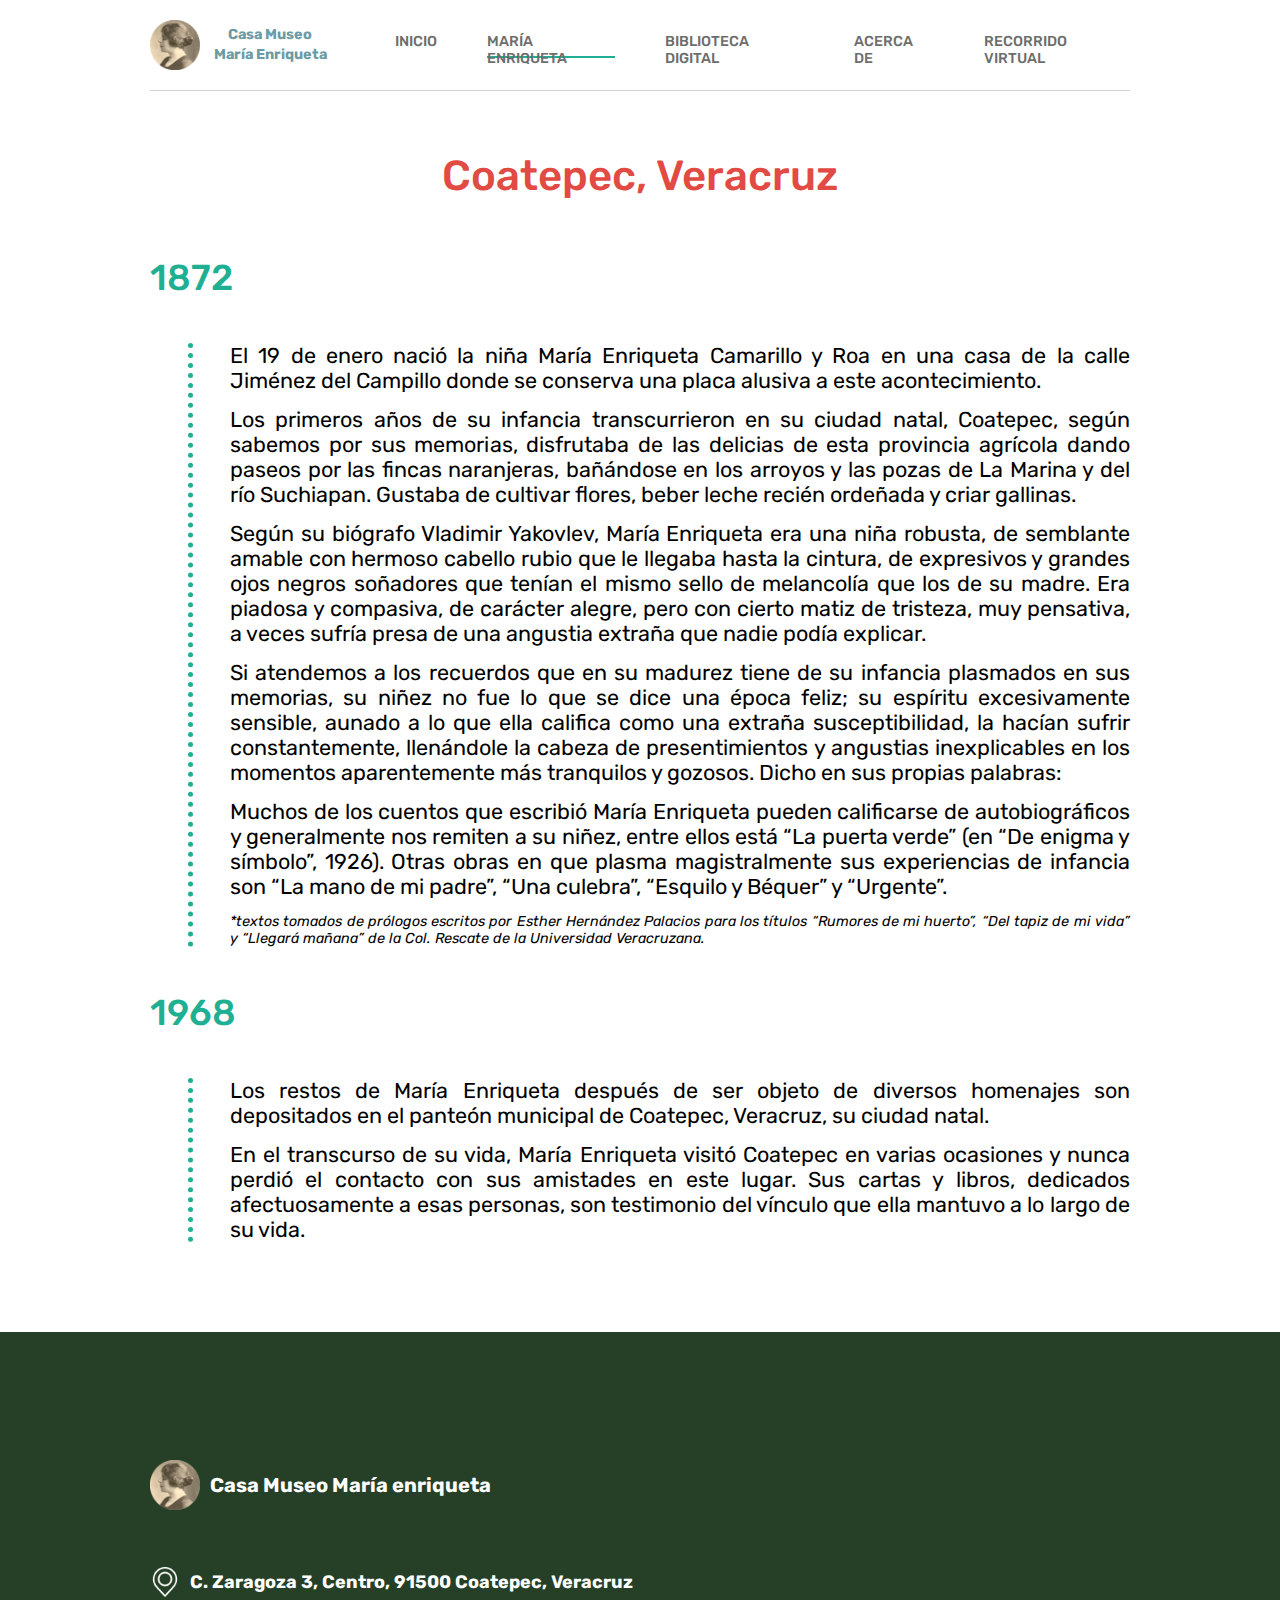
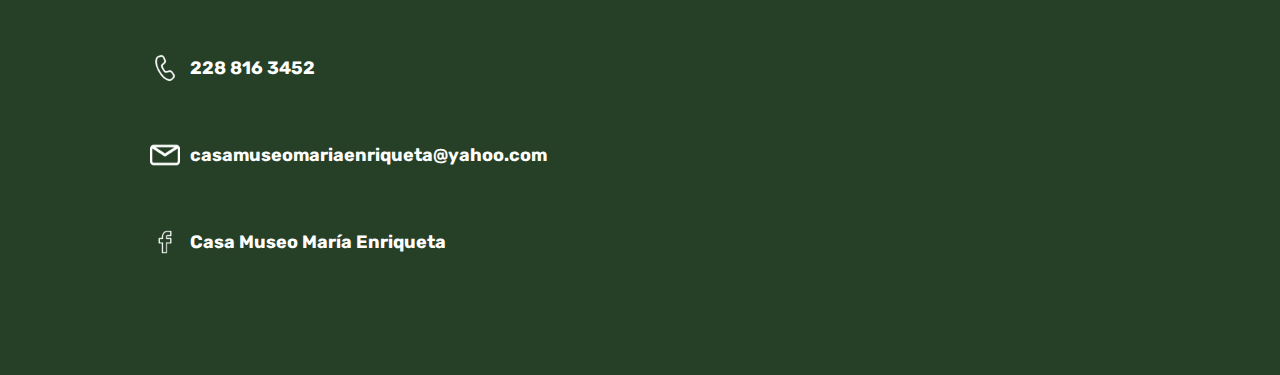
<file: vida/coatepec.html>
<!DOCTYPE html>
<html lang="en">
<head>
    <meta charset="UTF-8">
    <meta http-equiv="X-UA-Compatible" content="IE=edge">
    <meta name="viewport" content="width=device-width, initial-scale=1.0">
    <title>Vida - Coatepec</title>
    <link rel="preconnect" href="https://fonts.googleapis.com">
    <link rel="preconnect" href="https://fonts.gstatic.com" crossorigin>
    <link href="https://fonts.googleapis.com/css2?family=Rubik:wght@400;500;700&display=swap" rel="stylesheet">
    <link rel="stylesheet" href="https://use.fontawesome.com/releases/v5.8.1/css/all.css" integrity="sha384-50oBUHEmvpQ+1lW4y57PTFmhCaXp0ML5d60M1M7uH2+nqUivzIebhndOJK28anvf" crossorigin="anonymous">
    <link rel="stylesheet" href="../styles/menu.css">
    <link rel="stylesheet" href="../styles/lugares.css">
</head>
<body>

    <header>
        <div class="header">
            <div id="header-logo">
                <img src="../images/logo.png" alt="">
                <p>Casa Museo María Enriqueta</p>
            </div>
            <i class="fas fa-bars" id="openMenu" onclick="openMenu()"></i>
            <div id="header-menu">
                <a href="../index.html">INICIO</a>
                <a href="#" class="actived">MARÍA ENRIQUETA</a>
                <a href="#">BIBLIOTECA DIGITAL</a>
                <a href="#">ACERCA DE</a>
                <a href="#">RECORRIDO VIRTUAL</a>
            </div>
        </div>
    </header>

    <div class="menu-mobile">
        <i onclick="closeMenu()" class="fas fa-times" id="closeMenu"></i>
        <div class="menu-mobile-content">
            
            <a href="../index.html">INICIO</a>
            <a href="#" class="actived">MARÍA ENRIQUETA</a>
            <a href="#">BIBLIOTECA DIGITAL</a>
            <a href="#">ACERCA DE</a>
            <a href="#">RECORRIDO VIRTUAL</a>
        </div>
    </div>
    <script type="text/javascript" src="../scripts/index.js"></script>

    <main>
        <section>
            <h1>Coatepec, Veracruz</h1>
            <div class="info">
                <h2>1872</h2>
                
                <div class="timeline">
                    <div class="line"></div>
                    <div>
                        <p>
                            El 19 de enero nació la niña María Enriqueta Camarillo y Roa en una casa de la calle Jiménez del Campillo donde se conserva una placa alusiva a este acontecimiento.
                        </p>
                        <br>
                        <p>
                            Los primeros años de su infancia transcurrieron en su ciudad natal, Coatepec, según sabemos por sus memorias, disfrutaba de las delicias de esta provincia agrícola dando paseos por las fincas naranjeras, bañándose en los arroyos y las pozas de La Marina y del río Suchiapan. Gustaba de cultivar flores, beber leche recién ordeñada y criar gallinas.
                        </p>
                        <br>
                        <p>
                            Según su biógrafo Vladimir Yakovlev, María Enriqueta era una niña robusta, de semblante amable con hermoso cabello rubio que le llegaba hasta la cintura, de expresivos y grandes ojos negros soñadores que tenían el mismo sello de melancolía que los de su madre. Era piadosa y compasiva, de carácter alegre, pero con cierto matiz de tristeza, muy pensativa, a veces sufría presa de una angustia extraña que nadie podía explicar.
                        </p>
                        <br>
                        <p>
                            Si atendemos a los recuerdos que en su madurez tiene de su infancia plasmados en sus memorias, su niñez no fue lo que se dice una época feliz; su espíritu excesivamente sensible, aunado a lo que ella califica como una extraña susceptibilidad, la hacían sufrir constantemente, llenándole la cabeza de presentimientos y angustias inexplicables en los momentos aparentemente más tranquilos y gozosos. Dicho en sus propias palabras:
                        </p>
                        <br>
                        <p>
                            Muchos de los cuentos que escribió María Enriqueta pueden calificarse de autobiográficos y generalmente nos remiten a su niñez, entre ellos está “La puerta verde” (en “De enigma y símbolo”, 1926). Otras obras en que plasma magistralmente sus experiencias de infancia son “La mano de mi padre”, “Una culebra”, “Esquilo y Béquer” y “Urgente”.
                        </p>
                        <br>
                        <i class="footer-text">
                            *textos tomados de prólogos escritos por Esther Hernández Palacios para los títulos “Rumores de mi huerto”, “Del tapiz de mi vida” y “Llegará mañana” de la Col. Rescate de la Universidad Veracruzana.
                        </i>
                    </div>
                </div>

                <h2>1968</h2>

                <div class="timeline">
                    <div class="line"></div>
                    <div>
                        <p>
                            Los restos de María Enriqueta después de ser objeto de diversos homenajes son depositados en el panteón municipal de Coatepec, Veracruz, su ciudad natal.
                        </p>
                        <br>
                        <p>
                            En el transcurso de su vida, María Enriqueta visitó Coatepec en varias ocasiones y nunca perdió el contacto con sus amistades en este lugar. Sus cartas y libros, dedicados afectuosamente a esas personas, son testimonio del vínculo que ella mantuvo a lo largo de su vida.
                        </p>
                    </div>
                </div>

                
            </div>

            <!-- <div class="galeria">
                <img src="../images/302219096_5379817548776982_1848537757050779726_n.jpg" alt="">
                <img src="../images/300244938_5353779971380740_7077702354768244011_n.jpg" alt="">
                <img src="../images/302219096_5379817548776982_1848537757050779726_n.jpg" alt="">
                <img src="../images/300244938_5353779971380740_7077702354768244011_n.jpg" alt="">
                <img src="../images/302219096_5379817548776982_1848537757050779726_n.jpg" alt="">
                <img src="../images/302219096_5379817548776982_1848537757050779726_n.jpg" alt="">
            </div> -->
        </section>
    </main>

    <footer>
        
        <div class="section-content footer">

            <div class="footer-info">
                <div class="logo-footer">
                    <img src="../images/logo.png" alt="">
                    <p>Casa Museo María enriqueta</p>
                </div>
                <div class="data-footer">
                    <img src="../images/location.png" alt="">
                    <p>C. Zaragoza 3, Centro, 91500 Coatepec, Veracruz</p>
                </div>
                <div class="data-footer">
                    <img src="../images/phone.png" alt="">
                    <p>228 816 3452</p>
                </div>
                <div class="data-footer">
                    <img src="../images/email.png" alt="">
                    <p>casamuseomariaenriqueta@yahoo.com</p>
                </div>
                <div class="data-footer">
                    <img src="../images/facebook.png" alt="">
                    <p>Casa Museo María Enriqueta</p>
                </div>
            </div>

            <div>
                <iframe id="map" src="https://www.google.com/maps/embed?pb=!1m18!1m12!1m3!1d3762.046812819457!2d-96.95744898509298!3d19.453548386872423!2m3!1f0!2f0!3f0!3m2!1i1024!2i768!4f13.1!3m3!1m2!1s0x85db2d1635e4b16b%3A0x55cbf49715a3c259!2sCasa%20Museo%20Mar%C3%ADa%20Enriqueta!5e0!3m2!1ses-419!2smx!4v1672522520712!5m2!1ses-419!2smx" width="100%" height="450" style="border:0;" allowfullscreen="" loading="lazy" referrerpolicy="no-referrer-when-downgrade"></iframe>
            </div>

        </div>

        

    </footer>

</body>
</html>
</file>
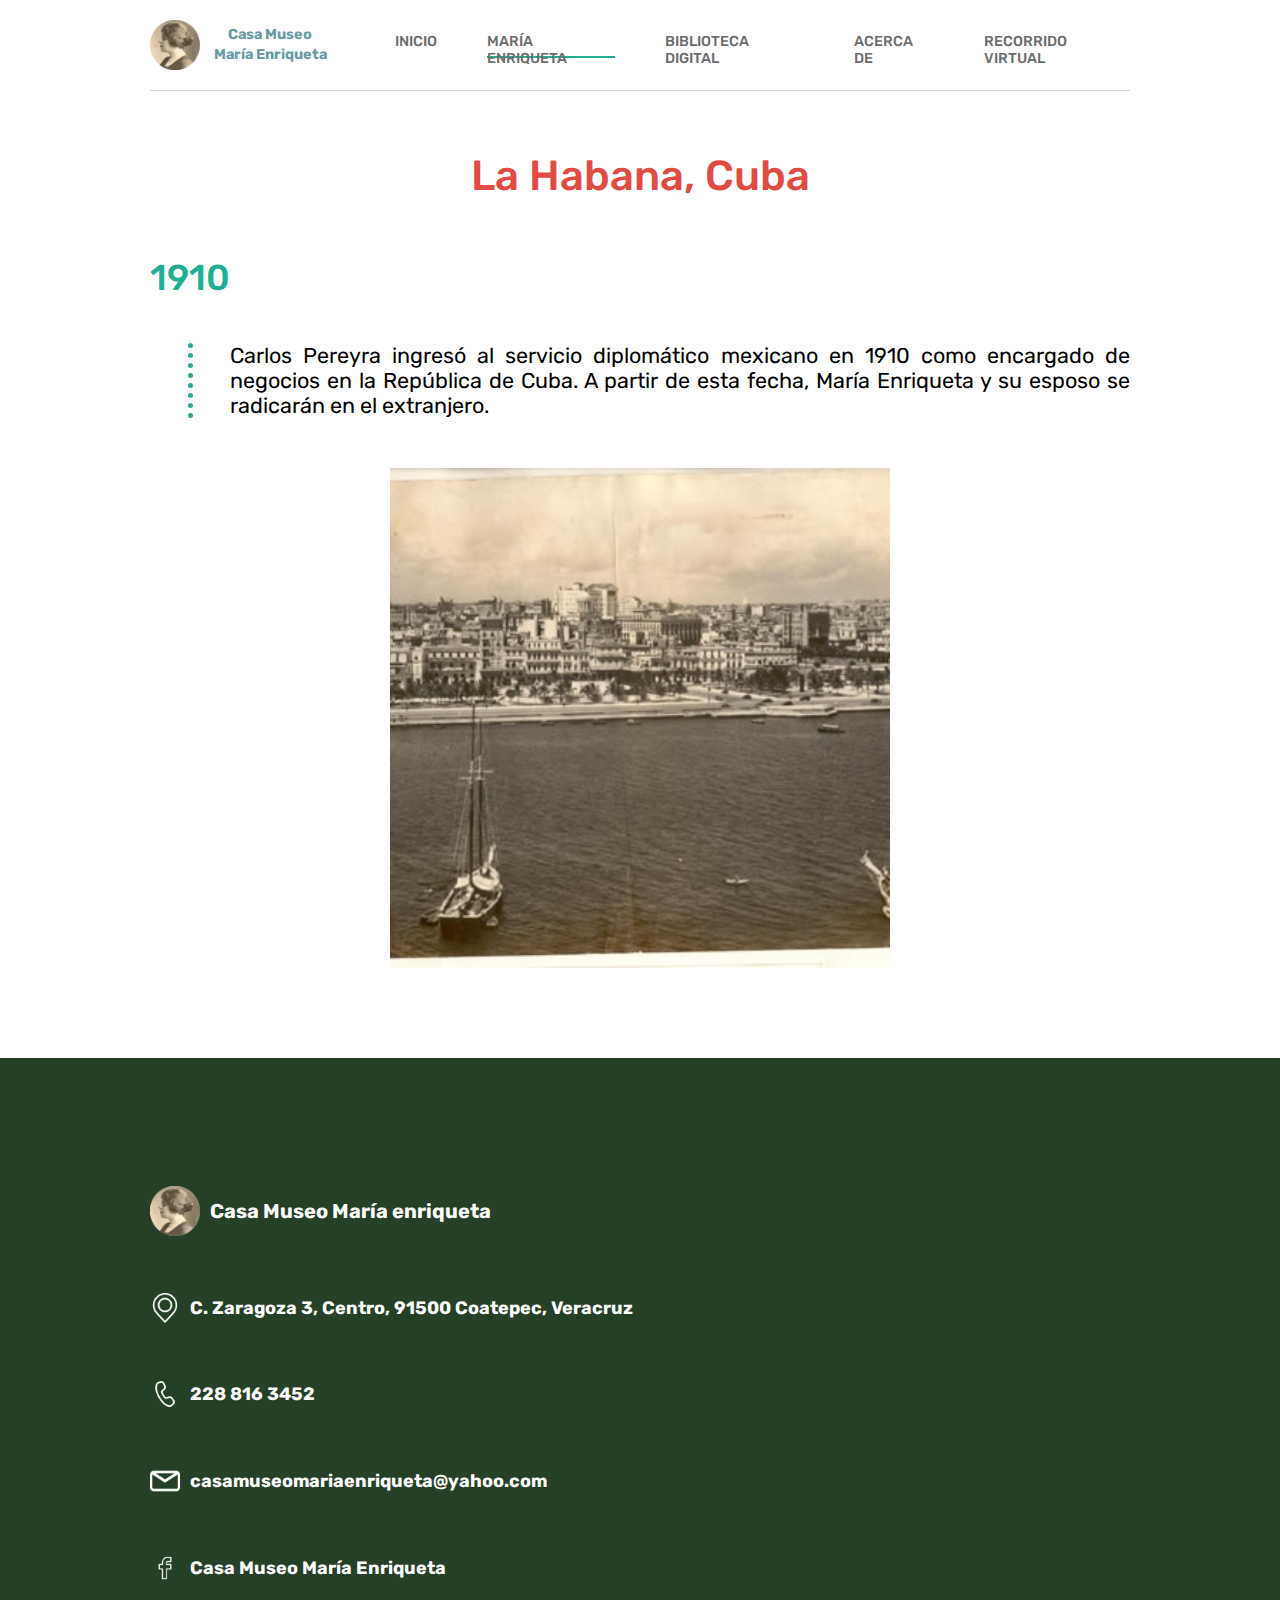
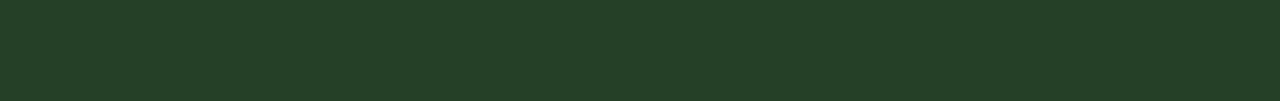
<file: vida/habana.html>
<!DOCTYPE html>
<html lang="es">
<head>
    <meta charset="UTF-8">
    <meta http-equiv="X-UA-Compatible" content="IE=edge">
    <meta name="viewport" content="width=device-width, initial-scale=1.0">
    <title>La Habana - Cuba</title>
    <link rel="preconnect" href="https://fonts.googleapis.com">
    <link rel="preconnect" href="https://fonts.gstatic.com" crossorigin>
    <link href="https://fonts.googleapis.com/css2?family=Rubik:wght@400;500;700&display=swap" rel="stylesheet">
    <link rel="stylesheet" href="https://use.fontawesome.com/releases/v5.8.1/css/all.css" integrity="sha384-50oBUHEmvpQ+1lW4y57PTFmhCaXp0ML5d60M1M7uH2+nqUivzIebhndOJK28anvf" crossorigin="anonymous">
    <link rel="stylesheet" href="../styles/menu.css">
    <link rel="stylesheet" href="../styles/lugares.css">
</head>
<body>

    <header>
        <div class="header">
            <div id="header-logo">
                <img src="../images/logo.png" alt="">
                <p>Casa Museo María Enriqueta</p>
            </div>
            <i class="fas fa-bars" id="openMenu" onclick="openMenu()"></i>
            <div id="header-menu">
                <a href="../index.html">INICIO</a>
                <a href="#" class="actived">MARÍA ENRIQUETA</a>
                <a href="#">BIBLIOTECA DIGITAL</a>
                <a href="#">ACERCA DE</a>
                <a href="#">RECORRIDO VIRTUAL</a>
            </div>
        </div>
    </header>

    <div class="menu-mobile">
        <i onclick="closeMenu()" class="fas fa-times" id="closeMenu"></i>
        <div class="menu-mobile-content">
            
            <a href="../index.html">INICIO</a>
            <a href="#" class="actived">MARÍA ENRIQUETA</a>
            <a href="#">BIBLIOTECA DIGITAL</a>
            <a href="#">ACERCA DE</a>
            <a href="#">RECORRIDO VIRTUAL</a>
        </div>
    </div>
    <script type="text/javascript" src="../scripts/index.js"></script>

    <main>
        <section>
            <h1>La Habana, Cuba</h1>
            <div class="info">

                <h2>1910</h2>
                <div class="timeline">
                    <div class="line"></div>
                    <div>
                        <p>
                            Carlos Pereyra ingresó al servicio diplomático mexicano en 1910 como encargado de negocios en la República de Cuba. A partir de esta fecha, María Enriqueta y su esposo se radicarán en el extranjero.
                        </p>
             
                    </div>
                </div>

               
 
            </div>

            <div class="galeria">
                <img src="../images/lahabana.jpeg" alt="">
            </div>
        </section>
    </main>



    <footer>
        
        <div class="section-content footer">

            <div class="footer-info">
                <div class="logo-footer">
                    <img src="../images/logo.png" alt="">
                    <p>Casa Museo María enriqueta</p>
                </div>
                <div class="data-footer">
                    <img src="../images/location.png" alt="">
                    <p>C. Zaragoza 3, Centro, 91500 Coatepec, Veracruz</p>
                </div>
                <div class="data-footer">
                    <img src="../images/phone.png" alt="">
                    <p>228 816 3452</p>
                </div>
                <div class="data-footer">
                    <img src="../images/email.png" alt="">
                    <p>casamuseomariaenriqueta@yahoo.com</p>
                </div>
                <div class="data-footer">
                    <img src="../images/facebook.png" alt="">
                    <p>Casa Museo María Enriqueta</p>
                </div>
            </div>

            <div>
                <iframe id="map" src="https://www.google.com/maps/embed?pb=!1m18!1m12!1m3!1d3762.046812819457!2d-96.95744898509298!3d19.453548386872423!2m3!1f0!2f0!3f0!3m2!1i1024!2i768!4f13.1!3m3!1m2!1s0x85db2d1635e4b16b%3A0x55cbf49715a3c259!2sCasa%20Museo%20Mar%C3%ADa%20Enriqueta!5e0!3m2!1ses-419!2smx!4v1672522520712!5m2!1ses-419!2smx" width="100%" height="450" style="border:0;" allowfullscreen="" loading="lazy" referrerpolicy="no-referrer-when-downgrade"></iframe>
            </div>

        </div>

        

    </footer>

</body>
</html>
</file>
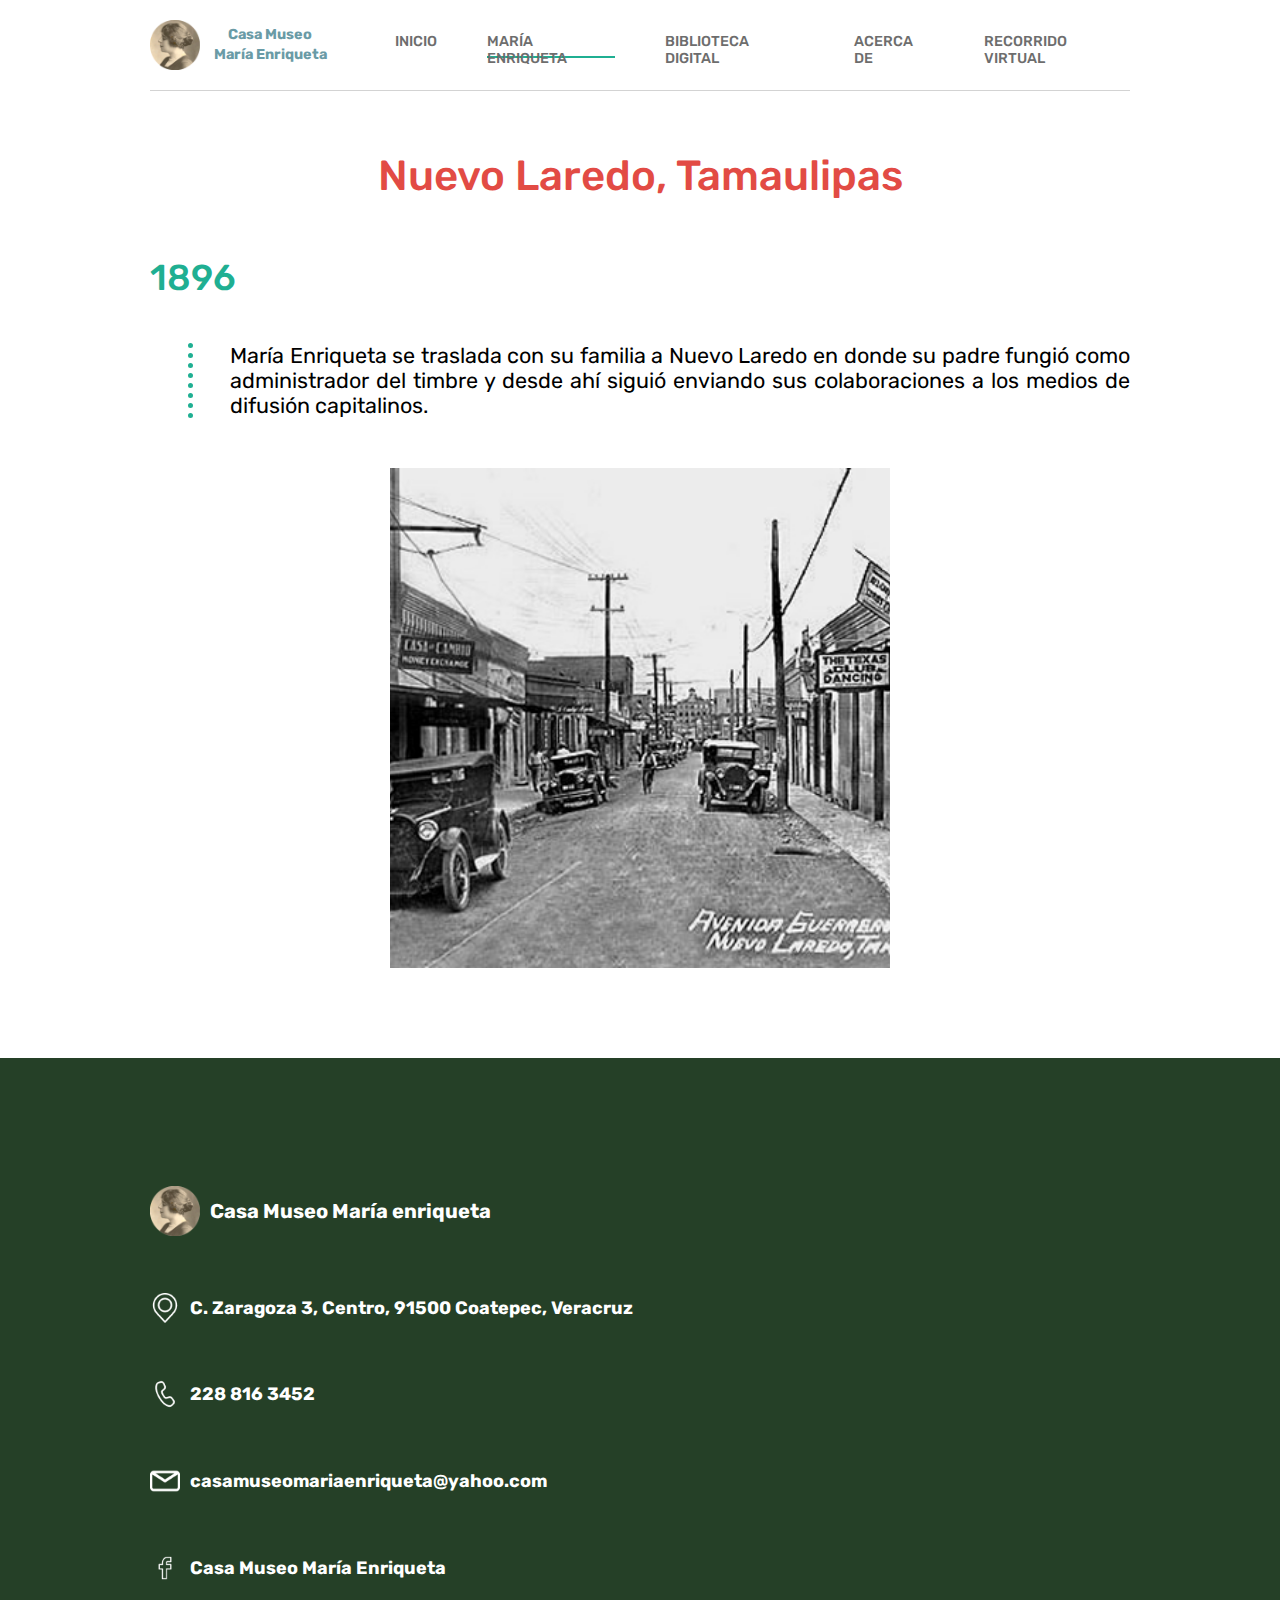
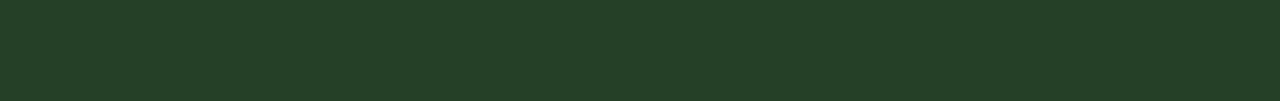
<file: vida/laredo.html>
<!DOCTYPE html>
<html lang="es">
<head>
    <meta charset="UTF-8">
    <meta http-equiv="X-UA-Compatible" content="IE=edge">
    <meta name="viewport" content="width=device-width, initial-scale=1.0">
    <title>Nuevo Laredo - Tamaulipas</title>
    <link rel="preconnect" href="https://fonts.googleapis.com">
    <link rel="preconnect" href="https://fonts.gstatic.com" crossorigin>
    <link href="https://fonts.googleapis.com/css2?family=Rubik:wght@400;500;700&display=swap" rel="stylesheet">
    <link rel="stylesheet" href="https://use.fontawesome.com/releases/v5.8.1/css/all.css" integrity="sha384-50oBUHEmvpQ+1lW4y57PTFmhCaXp0ML5d60M1M7uH2+nqUivzIebhndOJK28anvf" crossorigin="anonymous">
    <link rel="stylesheet" href="../styles/menu.css">
    <link rel="stylesheet" href="../styles/lugares.css">
</head>
<body>

    <header>
        <div class="header">
            <div id="header-logo">
                <img src="../images/logo.png" alt="">
                <p>Casa Museo María Enriqueta</p>
            </div>
            <i class="fas fa-bars" id="openMenu" onclick="openMenu()"></i>
            <div id="header-menu">
                <a href="../index.html">INICIO</a>
                <a href="#" class="actived">MARÍA ENRIQUETA</a>
                <a href="#">BIBLIOTECA DIGITAL</a>
                <a href="#">ACERCA DE</a>
                <a href="#">RECORRIDO VIRTUAL</a>
            </div>
        </div>
    </header>

    <div class="menu-mobile">
        <i onclick="closeMenu()" class="fas fa-times" id="closeMenu"></i>
        <div class="menu-mobile-content">
            
            <a href="../index.html">INICIO</a>
            <a href="#" class="actived">MARÍA ENRIQUETA</a>
            <a href="#">BIBLIOTECA DIGITAL</a>
            <a href="#">ACERCA DE</a>
            <a href="#">RECORRIDO VIRTUAL</a>
        </div>
    </div>
    <script type="text/javascript" src="../scripts/index.js"></script>

    <main>
        <section>
            <h1>Nuevo Laredo, Tamaulipas</h1>
            <div class="info">

                <h2>1896</h2>
                <div class="timeline">
                    <div class="line"></div>
                    <div>
                        <p>
                            María Enriqueta se traslada con su familia a Nuevo Laredo en donde su padre fungió como administrador del timbre y desde ahí siguió enviando sus colaboraciones a los medios de difusión capitalinos.
                        </p>
             
                    </div>
                </div>

               
 
            </div>

            <div class="galeria">
                <img src="../images/laredo.jpeg" alt="">
            </div>
        </section>
    </main>


    <footer>
        
        <div class="section-content footer">

            <div class="footer-info">
                <div class="logo-footer">
                    <img src="../images/logo.png" alt="">
                    <p>Casa Museo María enriqueta</p>
                </div>
                <div class="data-footer">
                    <img src="../images/location.png" alt="">
                    <p>C. Zaragoza 3, Centro, 91500 Coatepec, Veracruz</p>
                </div>
                <div class="data-footer">
                    <img src="../images/phone.png" alt="">
                    <p>228 816 3452</p>
                </div>
                <div class="data-footer">
                    <img src="../images/email.png" alt="">
                    <p>casamuseomariaenriqueta@yahoo.com</p>
                </div>
                <div class="data-footer">
                    <img src="../images/facebook.png" alt="">
                    <p>Casa Museo María Enriqueta</p>
                </div>
            </div>

            <div>
                <iframe id="map" src="https://www.google.com/maps/embed?pb=!1m18!1m12!1m3!1d3762.046812819457!2d-96.95744898509298!3d19.453548386872423!2m3!1f0!2f0!3f0!3m2!1i1024!2i768!4f13.1!3m3!1m2!1s0x85db2d1635e4b16b%3A0x55cbf49715a3c259!2sCasa%20Museo%20Mar%C3%ADa%20Enriqueta!5e0!3m2!1ses-419!2smx!4v1672522520712!5m2!1ses-419!2smx" width="100%" height="450" style="border:0;" allowfullscreen="" loading="lazy" referrerpolicy="no-referrer-when-downgrade"></iframe>
            </div>

        </div>

        

    </footer>

</body>
</html>
</file>
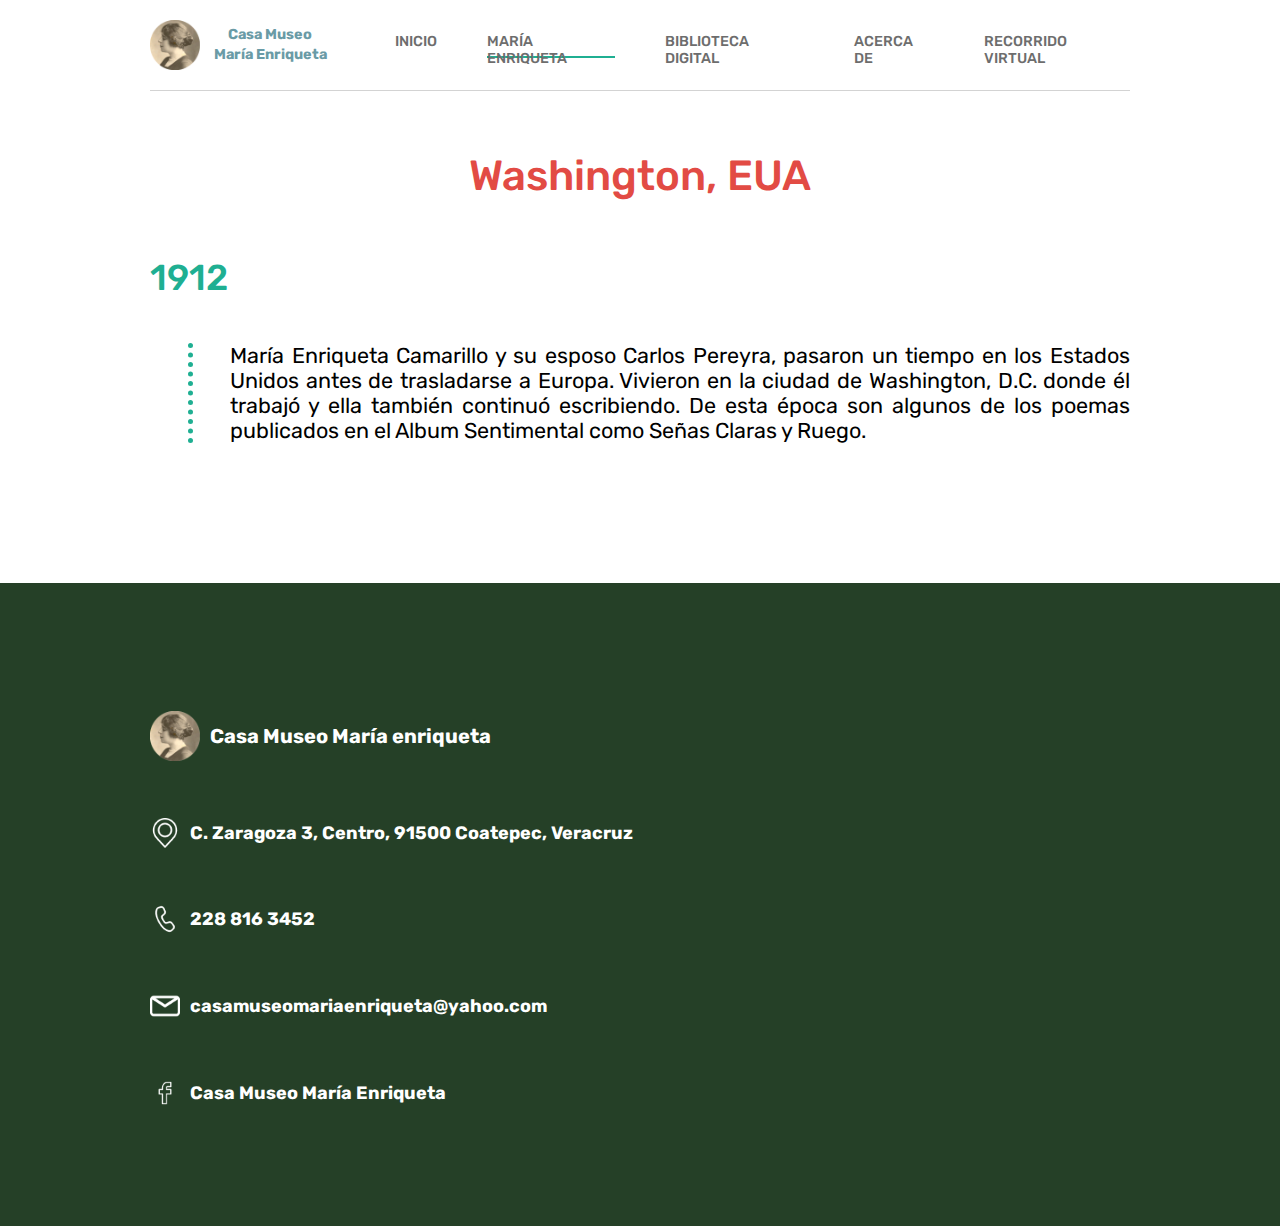
<file: vida/washinton.html>
<!DOCTYPE html>
<html lang="es">
<head>
    <meta charset="UTF-8">
    <meta http-equiv="X-UA-Compatible" content="IE=edge">
    <meta name="viewport" content="width=device-width, initial-scale=1.0">
    <title>Washington - EUA</title>
    <link rel="preconnect" href="https://fonts.googleapis.com">
    <link rel="preconnect" href="https://fonts.gstatic.com" crossorigin>
    <link href="https://fonts.googleapis.com/css2?family=Rubik:wght@400;500;700&display=swap" rel="stylesheet">
    <link rel="stylesheet" href="https://use.fontawesome.com/releases/v5.8.1/css/all.css" integrity="sha384-50oBUHEmvpQ+1lW4y57PTFmhCaXp0ML5d60M1M7uH2+nqUivzIebhndOJK28anvf" crossorigin="anonymous">
    <link rel="stylesheet" href="../styles/menu.css">
    <link rel="stylesheet" href="../styles/lugares.css">
</head>
<body>

    <header>
        <div class="header">
            <div id="header-logo">
                <img src="../images/logo.png" alt="">
                <p>Casa Museo María Enriqueta</p>
            </div>
            <i class="fas fa-bars" id="openMenu" onclick="openMenu()"></i>
            <div id="header-menu">
                <a href="../index.html">INICIO</a>
                <a href="#" class="actived">MARÍA ENRIQUETA</a>
                <a href="#">BIBLIOTECA DIGITAL</a>
                <a href="#">ACERCA DE</a>
                <a href="#">RECORRIDO VIRTUAL</a>
            </div>
        </div>
    </header>

    <div class="menu-mobile">
        <i onclick="closeMenu()" class="fas fa-times" id="closeMenu"></i>
        <div class="menu-mobile-content">
            
            <a href="../index.html">INICIO</a>
            <a href="#" class="actived">MARÍA ENRIQUETA</a>
            <a href="#">BIBLIOTECA DIGITAL</a>
            <a href="#">ACERCA DE</a>
            <a href="#">RECORRIDO VIRTUAL</a>
        </div>
    </div>
    <script type="text/javascript" src="../scripts/index.js"></script>

    <main>
        <section>
            <h1>Washington, EUA</h1>
            <div class="info">

                <h2>1912</h2>
                <div class="timeline">
                    <div class="line"></div>
                    <div>
                        <p>
                            María Enriqueta Camarillo y su esposo Carlos Pereyra, pasaron un tiempo en los Estados Unidos antes de trasladarse a Europa. Vivieron en la ciudad de Washington, D.C. donde él trabajó y ella también continuó escribiendo. De esta época son algunos de los poemas publicados en el Album Sentimental como Señas Claras y Ruego.
                        </p>
             
                    </div>
                </div>

               
 
            </div>

            <div class="galeria">
            </div>
        </section>
    </main>

    <footer>
        
        <div class="section-content footer">

            <div class="footer-info">
                <div class="logo-footer">
                    <img src="../images/logo.png" alt="">
                    <p>Casa Museo María enriqueta</p>
                </div>
                <div class="data-footer">
                    <img src="../images/location.png" alt="">
                    <p>C. Zaragoza 3, Centro, 91500 Coatepec, Veracruz</p>
                </div>
                <div class="data-footer">
                    <img src="../images/phone.png" alt="">
                    <p>228 816 3452</p>
                </div>
                <div class="data-footer">
                    <img src="../images/email.png" alt="">
                    <p>casamuseomariaenriqueta@yahoo.com</p>
                </div>
                <div class="data-footer">
                    <img src="../images/facebook.png" alt="">
                    <p>Casa Museo María Enriqueta</p>
                </div>
            </div>

            <div>
                <iframe id="map" src="https://www.google.com/maps/embed?pb=!1m18!1m12!1m3!1d3762.046812819457!2d-96.95744898509298!3d19.453548386872423!2m3!1f0!2f0!3f0!3m2!1i1024!2i768!4f13.1!3m3!1m2!1s0x85db2d1635e4b16b%3A0x55cbf49715a3c259!2sCasa%20Museo%20Mar%C3%ADa%20Enriqueta!5e0!3m2!1ses-419!2smx!4v1672522520712!5m2!1ses-419!2smx" width="100%" height="450" style="border:0;" allowfullscreen="" loading="lazy" referrerpolicy="no-referrer-when-downgrade"></iframe>
            </div>

        </div>

        

    </footer>

</body>
</html>
</file>
<file: styles/lightslider.css>
/*! lightslider - v1.1.3 - 2015-04-14
* https://github.com/sachinchoolur/lightslider
* Copyright (c) 2015 Sachin N; Licensed MIT */
/** /!!! core css Should not edit !!!/**/ 

.lSSlideOuter {
    overflow: hidden;
    -webkit-touch-callout: none;
    -webkit-user-select: none;
    -khtml-user-select: none;
    -moz-user-select: none;
    -ms-user-select: none;
    user-select: none

}
.lightSlider:before, .lightSlider:after {
    content: " ";
    display: table;
}
.lightSlider {
    overflow: hidden;
    margin: 0;
}
.lSSlideWrapper {
    max-width: 100%;
    overflow: hidden;
    position: relative;
}
.lSSlideWrapper > .lightSlider:after {
    clear: both;
}
.lSSlideWrapper .lSSlide {
    -webkit-transform: translate(0px, 0px);
    -ms-transform: translate(0px, 0px);
    transform: translate(0px, 0px);
    -webkit-transition: all 1s;
    -webkit-transition-property: -webkit-transform,height;
    -moz-transition-property: -moz-transform,height;
    transition-property: transform,height;
    -webkit-transition-duration: inherit !important;
    transition-duration: inherit !important;
    -webkit-transition-timing-function: inherit !important;
    transition-timing-function: inherit !important;
}
.lSSlideWrapper .lSFade {
    position: relative;
}
.lSSlideWrapper .lSFade > * {
    position: absolute !important;
    top: 0;
    left: 0;
    z-index: 9;
    margin-right: 0;
    width: 100%;
}
.lSSlideWrapper.usingCss .lSFade > * {
    opacity: 0;
    -webkit-transition-delay: 0s;
    transition-delay: 0s;
    -webkit-transition-duration: inherit !important;
    transition-duration: inherit !important;
    -webkit-transition-property: opacity;
    transition-property: opacity;
    -webkit-transition-timing-function: inherit !important;
    transition-timing-function: inherit !important;
}
.lSSlideWrapper .lSFade > *.active {
    z-index: 10;
}
.lSSlideWrapper.usingCss .lSFade > *.active {
    opacity: 1;
}
/** /!!! End of core css Should not edit !!!/**/

/* Pager */
.lSSlideOuter .lSPager.lSpg {
    margin: 10px 0 0;
    padding: 0;
    text-align: center;
	display: none;
	
}
.lSSlideOuter .lSPager.lSpg > li {
    cursor: pointer;
    display: inline-block;
    padding: 0 5px;
}
.lSSlideOuter .lSPager.lSpg > li a {
    background-color: #222222;
    border-radius: 30px;
    display: inline-block;
    height: 8px;
    overflow: hidden;
    text-indent: -999em;
    width: 8px;
    position: relative;
    z-index: 99;
    -webkit-transition: all 0.5s linear 0s;
    transition: all 0.5s linear 0s;
}
.lSSlideOuter .lSPager.lSpg > li:hover a, .lSSlideOuter .lSPager.lSpg > li.active a {
    background-color: #428bca;
}
.lSSlideOuter .media {
    opacity: 0.8;
}
.lSSlideOuter .media.active {
    opacity: 1;
}
/* End of pager */

/** Gallery */
.lSSlideOuter .lSPager.lSGallery {
    list-style: none outside none;
    padding-left: 0;
    margin: 0;
    overflow: hidden;
    transform: translate3d(0px, 0px, 0px);
    -moz-transform: translate3d(0px, 0px, 0px);
    -ms-transform: translate3d(0px, 0px, 0px);
    -webkit-transform: translate3d(0px, 0px, 0px);
    -o-transform: translate3d(0px, 0px, 0px);
    -webkit-transition-property: -webkit-transform;
    -moz-transition-property: -moz-transform;
    -webkit-touch-callout: none;
    -webkit-user-select: none;
    -khtml-user-select: none;
    -moz-user-select: none;
    -ms-user-select: none;
    user-select: none;
}
.lSSlideOuter .lSPager.lSGallery li {
    overflow: hidden;
    -webkit-transition: border-radius 0.12s linear 0s 0.35s linear 0s;
    transition: border-radius 0.12s linear 0s 0.35s linear 0s;
}
.lSSlideOuter .lSPager.lSGallery li.active, .lSSlideOuter .lSPager.lSGallery li:hover {
    border-radius: 5px;
}
.lSSlideOuter .lSPager.lSGallery img {
    display: block;
    height: auto;
    max-width: 100%;
}
.lSSlideOuter .lSPager.lSGallery:before, .lSSlideOuter .lSPager.lSGallery:after {
    content: " ";
    display: table;
}
.lSSlideOuter .lSPager.lSGallery:after {
    clear: both;
}
/* End of Gallery*/

/* slider actions */
.lSAction > a {
    width: 64px;
    display: block;
    top: 50%;
    height: 64px;
    background-image: url('../images/controls.png');
    cursor: pointer;
    position: absolute;
    z-index: 99;
    margin-top: -16px;


}
.lSAction > a:hover {
    opacity: 1;
}
.lSAction > .lSPrev {
    background-position: 0 0;
    left: 10px;
}
.lSAction > .lSNext {
    background-position: -64px 0;
    right: 10px;
}
.lSAction > a.disabled {
    pointer-events: none;
}
.cS-hidden {
    height: 1px;
    opacity: 0;
    filter: alpha(opacity=0);
    overflow: hidden;
}


/* vertical */
.lSSlideOuter.vertical {
    position: relative;
}
.lSSlideOuter.vertical.noPager {
    padding-right: 0px !important;
}
.lSSlideOuter.vertical .lSGallery {
    position: absolute !important;
    right: 0;
    top: 0;
}
.lSSlideOuter.vertical .lightSlider > * {
    width: 100% !important;
    max-width: none !important;
}

/* vertical controlls */
.lSSlideOuter.vertical .lSAction > a {
    left: 50%;
    margin-left: -14px;
    margin-top: 0;
}
.lSSlideOuter.vertical .lSAction > .lSNext {
    background-position: 31px -31px;
    bottom: 10px;
    top: auto;
}
.lSSlideOuter.vertical .lSAction > .lSPrev {
    background-position: 0 -31px;
    bottom: auto;
    top: 10px;
}
/* vertical */


/* Rtl */
.lSSlideOuter.lSrtl {
    direction: rtl;
}
.lSSlideOuter .lightSlider, .lSSlideOuter .lSPager {
    padding-left: 0;
    list-style: none outside none;
}
.lSSlideOuter.lSrtl .lightSlider, .lSSlideOuter.lSrtl .lSPager {
    padding-right: 0;
}
.lSSlideOuter .lightSlider > *,  .lSSlideOuter .lSGallery li {
    float: left;
}
.lSSlideOuter.lSrtl .lightSlider > *,  .lSSlideOuter.lSrtl .lSGallery li {
    float: right !important;
}
/* Rtl */

@-webkit-keyframes rightEnd {
    0% {
        left: 0;
    }

    50% {
        left: -15px;
    }

    100% {
        left: 0;
    }
}
@keyframes rightEnd {
    0% {
        left: 0;
    }

    50% {
        left: -15px;
    }

    100% {
        left: 0;
    }
}
@-webkit-keyframes topEnd {
    0% {
        top: 0;
    }

    50% {
        top: -15px;
    }

    100% {
        top: 0;
    }
}
@keyframes topEnd {
    0% {
        top: 0;
    }

    50% {
        top: -15px;
    }

    100% {
        top: 0;
    }
}
@-webkit-keyframes leftEnd {
    0% {
        left: 0;
    }

    50% {
        left: 15px;
    }

    100% {
        left: 0;
    }
}
@keyframes leftEnd {
    0% {
        left: 0;
    }

    50% {
        left: 15px;
    }

    100% {
        left: 0;
    }
}
@-webkit-keyframes bottomEnd {
    0% {
        bottom: 0;
    }

    50% {
        bottom: -15px;
    }

    100% {
        bottom: 0;
    }
}
@keyframes bottomEnd {
    0% {
        bottom: 0;
    }

    50% {
        bottom: -15px;
    }

    100% {
        bottom: 0;
    }
}
.lSSlideOuter .rightEnd {
    -webkit-animation: rightEnd 0.3s;
    animation: rightEnd 0.3s;
    position: relative;
}
.lSSlideOuter .leftEnd {
    -webkit-animation: leftEnd 0.3s;
    animation: leftEnd 0.3s;
    position: relative;
}
.lSSlideOuter.vertical .rightEnd {
    -webkit-animation: topEnd 0.3s;
    animation: topEnd 0.3s;
    position: relative;
}
.lSSlideOuter.vertical .leftEnd {
    -webkit-animation: bottomEnd 0.3s;
    animation: bottomEnd 0.3s;
    position: relative;
}
.lSSlideOuter.lSrtl .rightEnd {
    -webkit-animation: leftEnd 0.3s;
    animation: leftEnd 0.3s;
    position: relative;
}
.lSSlideOuter.lSrtl .leftEnd {
    -webkit-animation: rightEnd 0.3s;
    animation: rightEnd 0.3s;
    position: relative;
}
/*/  GRab cursor */
.lightSlider.lsGrab > * {
  cursor: -webkit-grab;
  cursor: -moz-grab;
  cursor: -o-grab;
  cursor: -ms-grab;
  cursor: grab;
}
.lightSlider.lsGrabbing > * {
  cursor: move;
  cursor: -webkit-grabbing;
  cursor: -moz-grabbing;
  cursor: -o-grabbing;
  cursor: -ms-grabbing;
  cursor: grabbing;
}
</file>
<file: styles/index.css>
:root {
    --primary-orange: #fff;
}

*{
    margin: 0;
    padding: 0;
    font-family: 'Rubik', sans-serif;
    font-size: 12px;
    
}

html{
    background: white;
}

.section-content{
    max-width: 1440px;
    margin: 0 auto;
    padding: 0px 150px;
    padding-bottom: 10vh;
}


/* Header */




/* Welcome */

.welcome-content{
    
    display: grid;
    grid-template-columns: repeat(8, 1fr);
    grid-auto-rows: 90vh;
    gap: 50px;
    grid-template-areas:
        "text text text image image image image image";
}

#welcome-info{
    grid-area: text;
    display: flex;
    flex-flow: column;
    align-self: center;
    align-items: flex-start;

}

#welcome-info h1{
    font-weight: 500;
    font-size: 3.5em;
    line-height: 71px;
    color: #E24B44;
}

#welcome-info p{

    font-weight: 400;
    font-size: 1.7em;
    line-height: 24px;
    text-align: justify;
    color: #737373;
    margin-top: 30px;
}



#welcome-image{
    grid-area: image;
    width: 80%;
    height: 100%;
    object-fit: contain;
    align-self: center;
    justify-self: end;
}



.buttons{
    text-align: center;
    margin-top: 50px;
    padding:20px 0px;
    width: 80%;
    border-radius: 10px;
    background: #1FAF92;
    align-self: flex-start;
    max-width: 200px;
}

.buttons > a{
    text-decoration: none;
    background-color: #1FAF92;
    color: #fff;
    font-size: 1.2em;
}

/* Life */

    #life{
        background: #D5D9B8;
    }

    .life-content{
        margin-top: 10vh;
        display: grid;
        grid-template-columns: repeat(8, 1fr);
        gap: 50px;
        grid-template-areas:
            "carrousel carrousel carrousel carrousel carrousel carrousel carrousel carrousel";
    }



    #carrousel{

        grid-area: carrousel;
    }



    li { width:600px; }

    .item-carrousel{
        height: auto;
        margin: 0px 0px;
    }


    .title{
        padding-top: 100px;
        color: white;
        font-weight: 700;
        font-size: 5em;
        text-align: center;
        padding-bottom: 10vh;
    }

    .image_carrousel{
        width: 560px;
        height: 560px;
        object-fit: cover; /* Recorta la imagen sin deformarla */
        object-position: center;
        border-radius: 5px;
    }

    .text-carrousel{
        margin-top: 20px;
        margin-bottom: 10px;
        font-size: 2em;
        font-weight: 500;
        color: #254027;
    }

    .info-carrousel{
        margin-top: 100px;
        color: #E24B44;
        font-size: 1.4em;
    }

    .info-carrousel i{
        margin-left: 5px;
    }

/* WORK */

#title-work{
    color: black;
}

.work-content{
    margin-top: 100px;
    justify-content: center;
    display: grid;
    grid-template-columns: repeat(auto-fit, minmax(250px, 1fr));
    grid-auto-rows: 1fr;
    gap: 50px;
}

.work-item{
    padding: 20%;
    display: flex;
    flex-direction: column;
    align-items: center;
    background-color: white;
    border-radius: 10px;
    border: 2px dashed gray;    
}

.work-item:hover{
    box-shadow: 0px 9px 46px 8px rgba(87, 87, 87, 0.12);
}

.work-item img{
    width: 8em;
    object-fit: cover; /* Recorta la imagen sin deformarla */
    object-position: center;
}

.work-item p{
    font-weight: 500;
    margin-top: 50px;
    font-size: 2.5em;
    color: #000000;
}









/* Media querys */

@media screen and (max-width: 1100px){

    .section-content{
        max-width: 1440px;
        margin: 0 auto;
        padding: 0px 50px;
        padding-bottom: 10vh;
    }
    .welcome-content{
        padding-top: 100px;
        grid-template-columns: repeat(4, 1fr);
        grid-auto-rows: auto;
        justify-content: center;
        gap: 25px;
        grid-template-areas:
            "image image image image"
            "text text text text";
    }

    #welcome-image{
        justify-self: center;
    }

    .life-content{
        grid-template-columns: repeat(8, 1fr);
        grid-template-areas:
            "carrousel carrousel carrousel carrousel carrousel carrousel carrousel carrousel";
        gap: 10px;
    }

    li { 
        width:250px; 
    }

    .item-carrousel{
        height: auto;

    }

    .image_carrousel{
        width: 250px;
        height: 250px;
        object-fit: cover; /* Recorta la imagen sin deformarla */
        object-position: center;
        border-radius: 5px;
    }

    .lSAction > a {
        width:32px;
        display: block;
        top: 50%;
        height: 32px;
        background-image: url('../images/controls2.png');
        cursor: pointer;
        position: absolute;
        z-index: 99;
        margin-top: -16px;
    
    
    }

    .lSAction > .lSNext {
        background-position: -32px 0;
        right: 10px;
    }
    

    

}
</file>
<file: styles/menu.css>
header {
    max-width: 1440px;
    margin: 0 auto;
    padding: 0px 150px;
}

.header{
    display: grid;
    grid-template-columns: repeat(8, 1fr);
    grid-template-rows: 10vh;
    grid-template-areas: 
        "logo logo menu menu menu menu menu menu";
    align-items: center;
    border-bottom: 1px solid lightgrey;
}

#header-logo{
    grid-area: logo;
    display: flex;
    align-items: center;
}

#header-logo img{
    height: 50px;
    width: 50px;
}

#map{
    border-radius: 20px;
}

#header-logo p{
    width: 120px;
    text-align: center;
    font-weight: 700;
    font-size: 1.2em;
    line-height: 20px;
    margin-left: 10px;
    color: #6A9BA6;
}

#header-menu{
    grid-area: menu;
    display: flex;
    justify-content: end;
    height: 25px;
    gap: 50px;
}

#openMenu{
    display: none;
}


a{
    text-decoration: none;
    font-weight: 500;
    font-size: 1.2em;
    color: #6D6D6D;
    
    
}

.actived{
    border-bottom: 2px solid #1FAF92;
}

.menu-mobile{
    position: fixed;
    width: 100vw;
    height: 100vh;
    background-color: white;
    z-index: 100;
    display: flex;
    flex-direction: column;

}

.menu-mobile-content{
    
    width: 80vw;
    display: flex;
    flex-direction: column;
    justify-content: space-around;
    align-items: center;
    margin: 0 auto;
    height: 80%;
}

#closeMenu{
    font-size: 30px;
    align-self: flex-end;
    padding-right: 10%;
    padding-top: 10%;
}


/* Footer */

footer img{
    height: 50px;
    width: 50px;
}

.footer-info{
    display: flex;
    flex-direction: column;
    justify-content: space-around;
}

.logo-footer{
    display: flex;
    align-items: center;
    gap: 10px;
}

.logo-footer p{
    font-style: normal;
    font-weight: 700;
    font-size: 20px;
    line-height: 24px;
    color: #fff;
}

footer{
    padding-top: 100px;
    background-color: #254027;
    
}

.section-content{
    max-width: 1440px;
    margin: 0 auto;
    padding: 0px 150px;
    padding-bottom: 10vh;
}

.footer{
    
    display: grid;
    grid-template-columns: 1fr 1fr;
    
}

.data-footer{
    display: flex;
    align-items: center;
    gap: 10px;
}

.data-footer p{
    font-style: normal;
    font-weight: 700;
    font-size: 18px;
    line-height: 24px;
    color: #fff;
}

.data-footer img{
    width: 30px;
    height: 30px;
}



@media screen and (max-width: 1100px){
    .menu-mobile{
        display: none;
    }

    #welcome-image{
        justify-self: center;
        margin-top: 50px;
    }

    header{
        width: 100vw;
        position: fixed;
        background-color: white;
        margin: 0;
        padding: 0;
        z-index: 100;
    }


    .header{
        width: 80vw;
        display: grid;
        margin: 0 auto;
        grid-template-columns: repeat(8, 1fr);
        grid-template-rows: 100px;
        grid-template-areas: 
            "logo logo logo logo logo logo logo btn";
        align-items: center;
        border-bottom: 1px solid lightgrey;
    }

    #openMenu{
        grid-area: btn;
        display: flex;
        font-size: 2em;
        justify-content: end;
        z-index: 100;
    }

    #header-menu{
        display: none;
    }

    .footer{
        padding-top: 100px;
        display: grid;
        grid-template-columns: 1fr;
    }

    .footer-info{
        height: 300px;
    }

    #map{
        margin-top: 50px;
    }

    .section-content{

        padding: 0px 50px;
    }
    
}
</file>
<file: styles/lugares.css>
*{
    margin: 0;
    padding: 0;
    font-family: 'Rubik', sans-serif;
    font-size: 12px;
}

section{
    max-width: 1440px;
    margin: 0 auto;
    padding: 0px 150px;
    padding-bottom: 10vh;
    display: flex;
    flex-direction: column;
}

h1{
    margin-top: 50px;
    width: 100%;
    font-weight: 500;
    font-size: 3.5em;
    line-height: 71px;
    color: #E24B44;
    text-align: center;  
}

h2{
    margin-top: 30px;
    margin-bottom: 30px;
    width: 100%;
    font-weight: 500;
    font-size: 3em;
    line-height: 71px;
    color: #1FAF92;
}
.info{
    
}

p{
    font-weight: 400;
    font-size: 1.8em;
    text-align: justify;
}

.footer-text{
    display: block;
    font-size: 1.2em;
    text-align: justify;
}

.timeline{
    display: grid;
    grid-template-columns: 80px 1fr;
}

.line{
    border-left: 5px dotted #1FAF92;
    margin: 0 auto;
}

.galeria{
    margin-top: 50px;
    display: grid;
    grid-template-columns: repeat(auto-fit, 500px);
    gap: 25px;
    justify-content: center;
}

.galeria img{
    width: 500px;
    height: 500px;
    object-fit: cover;
    object-position: center;
}

@media screen and (max-width: 1100px){
    section{
        padding-top: 100px;
        padding-left:50px;
        padding-right:50px;
    }

    .timeline{
        display: grid;
        grid-template-columns: 1fr;
    }

    .line{
        display: none;
    }

    
    h2{
        margin-top: 30px;
        margin-bottom: 30px;
        width: 100%;
        font-weight: 500;
        font-size: 3.5em;
        line-height: 71px;
        color: #1FAF92;
        text-align: center;
    }

    .galeria{
        margin-top: 50px;
        display: grid;
        grid-template-columns: repeat(auto-fit, 250px);
        gap: 25px;
        justify-content: center;
    }
    
    .galeria img{
        width: 250px;
        height: 250px;
        object-fit: cover;
        object-position: center;
    }


}
</file>
